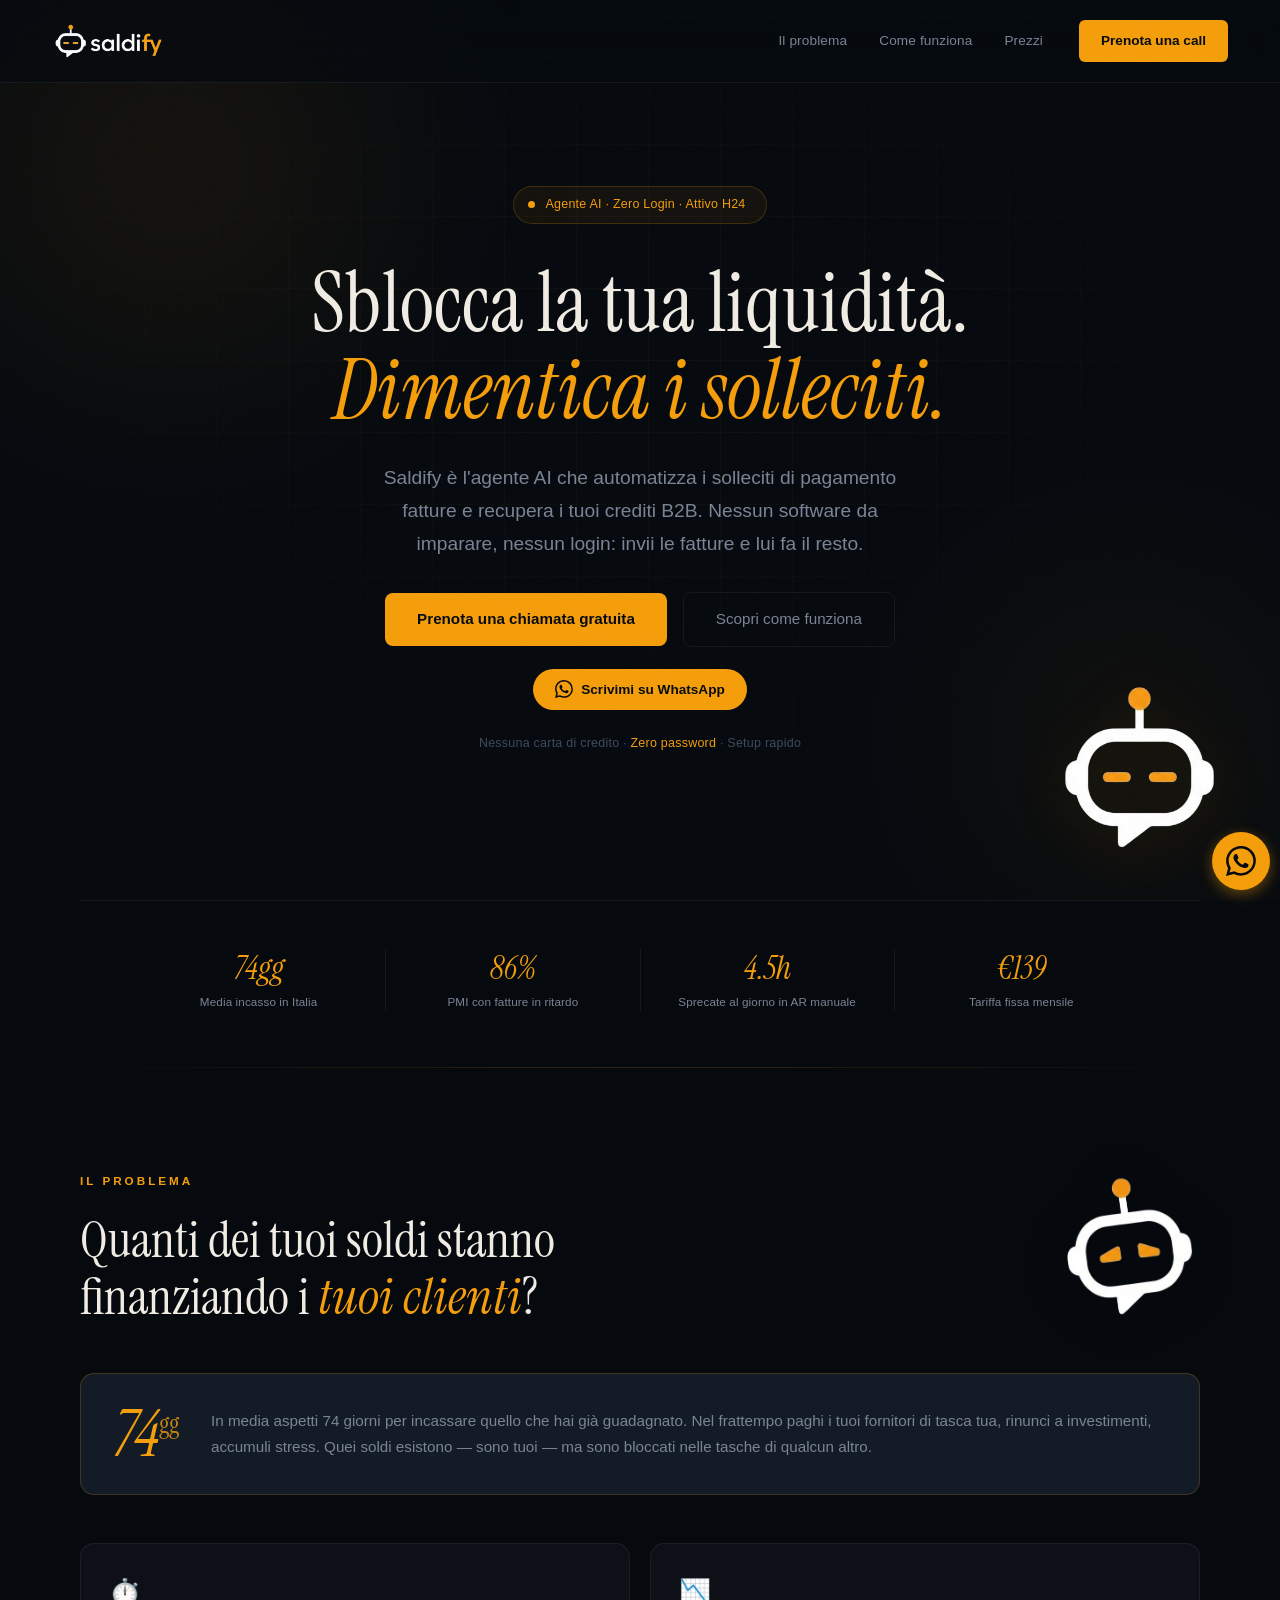
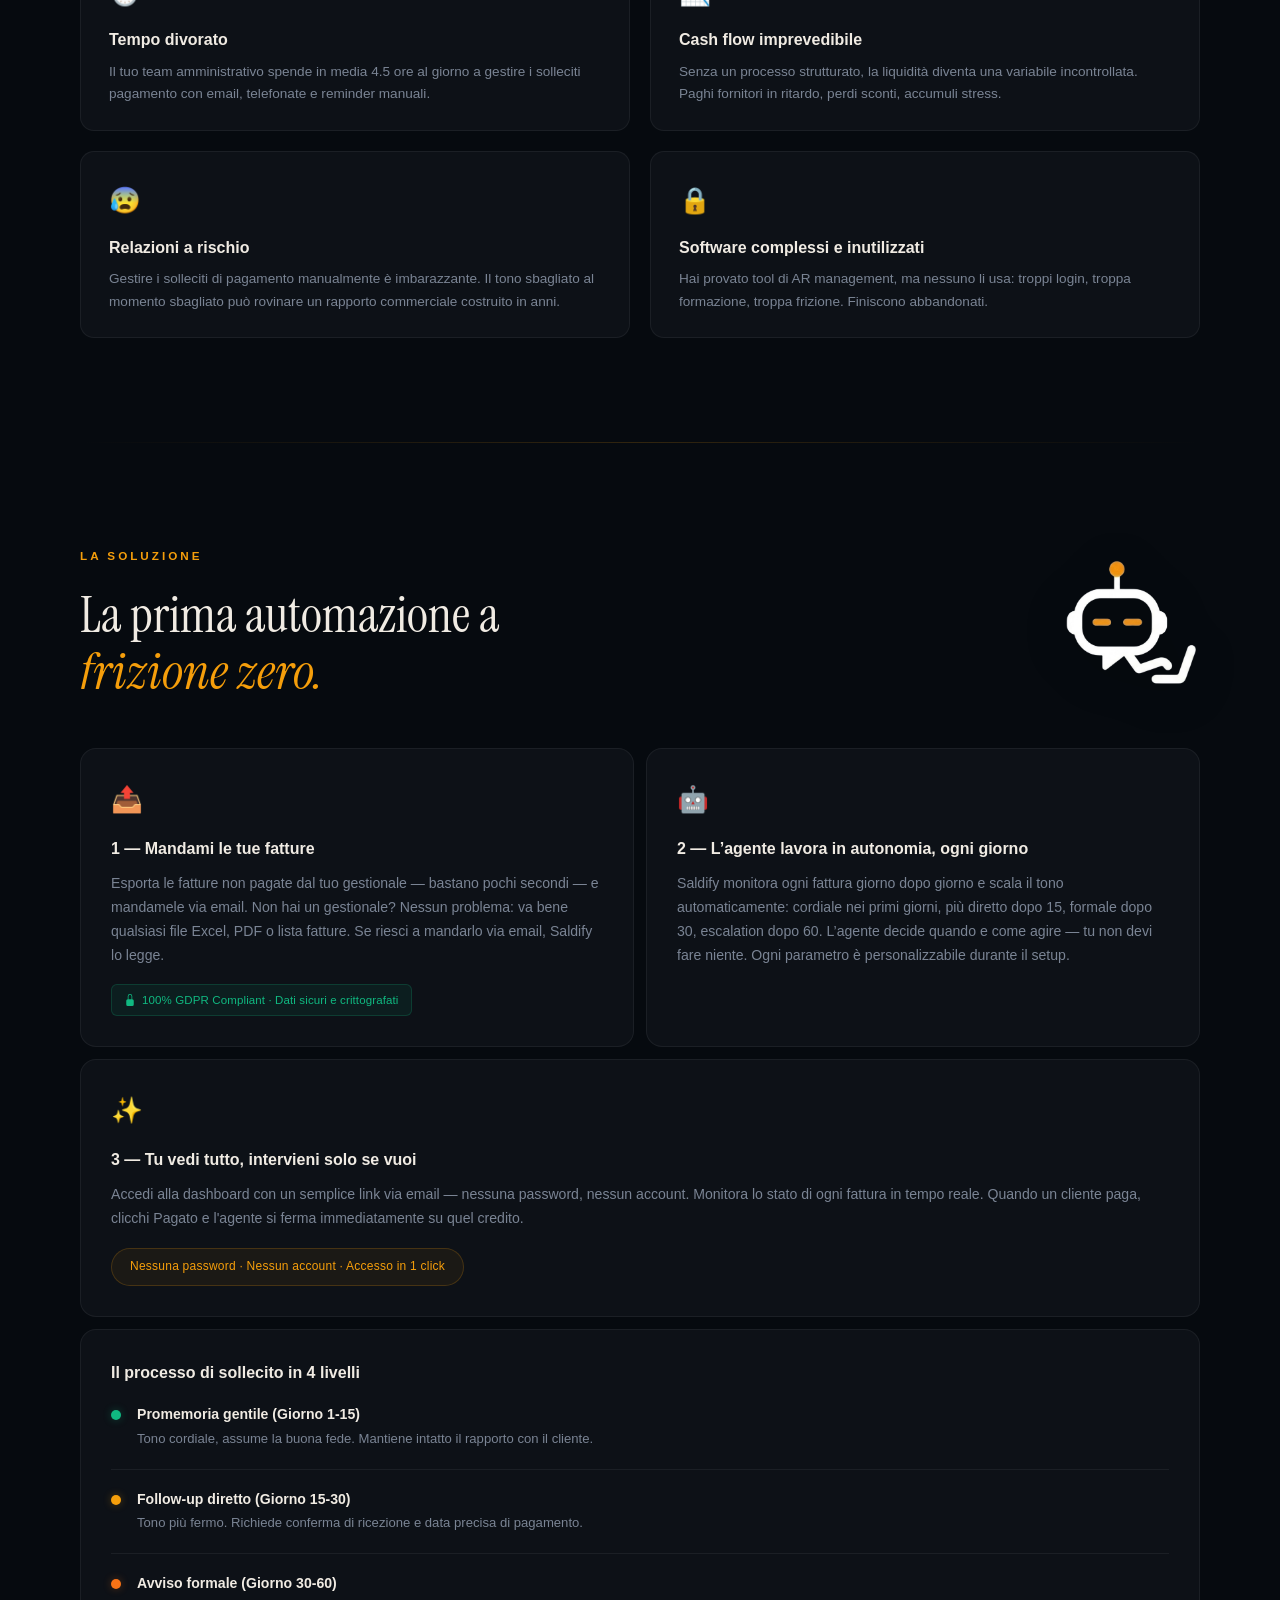
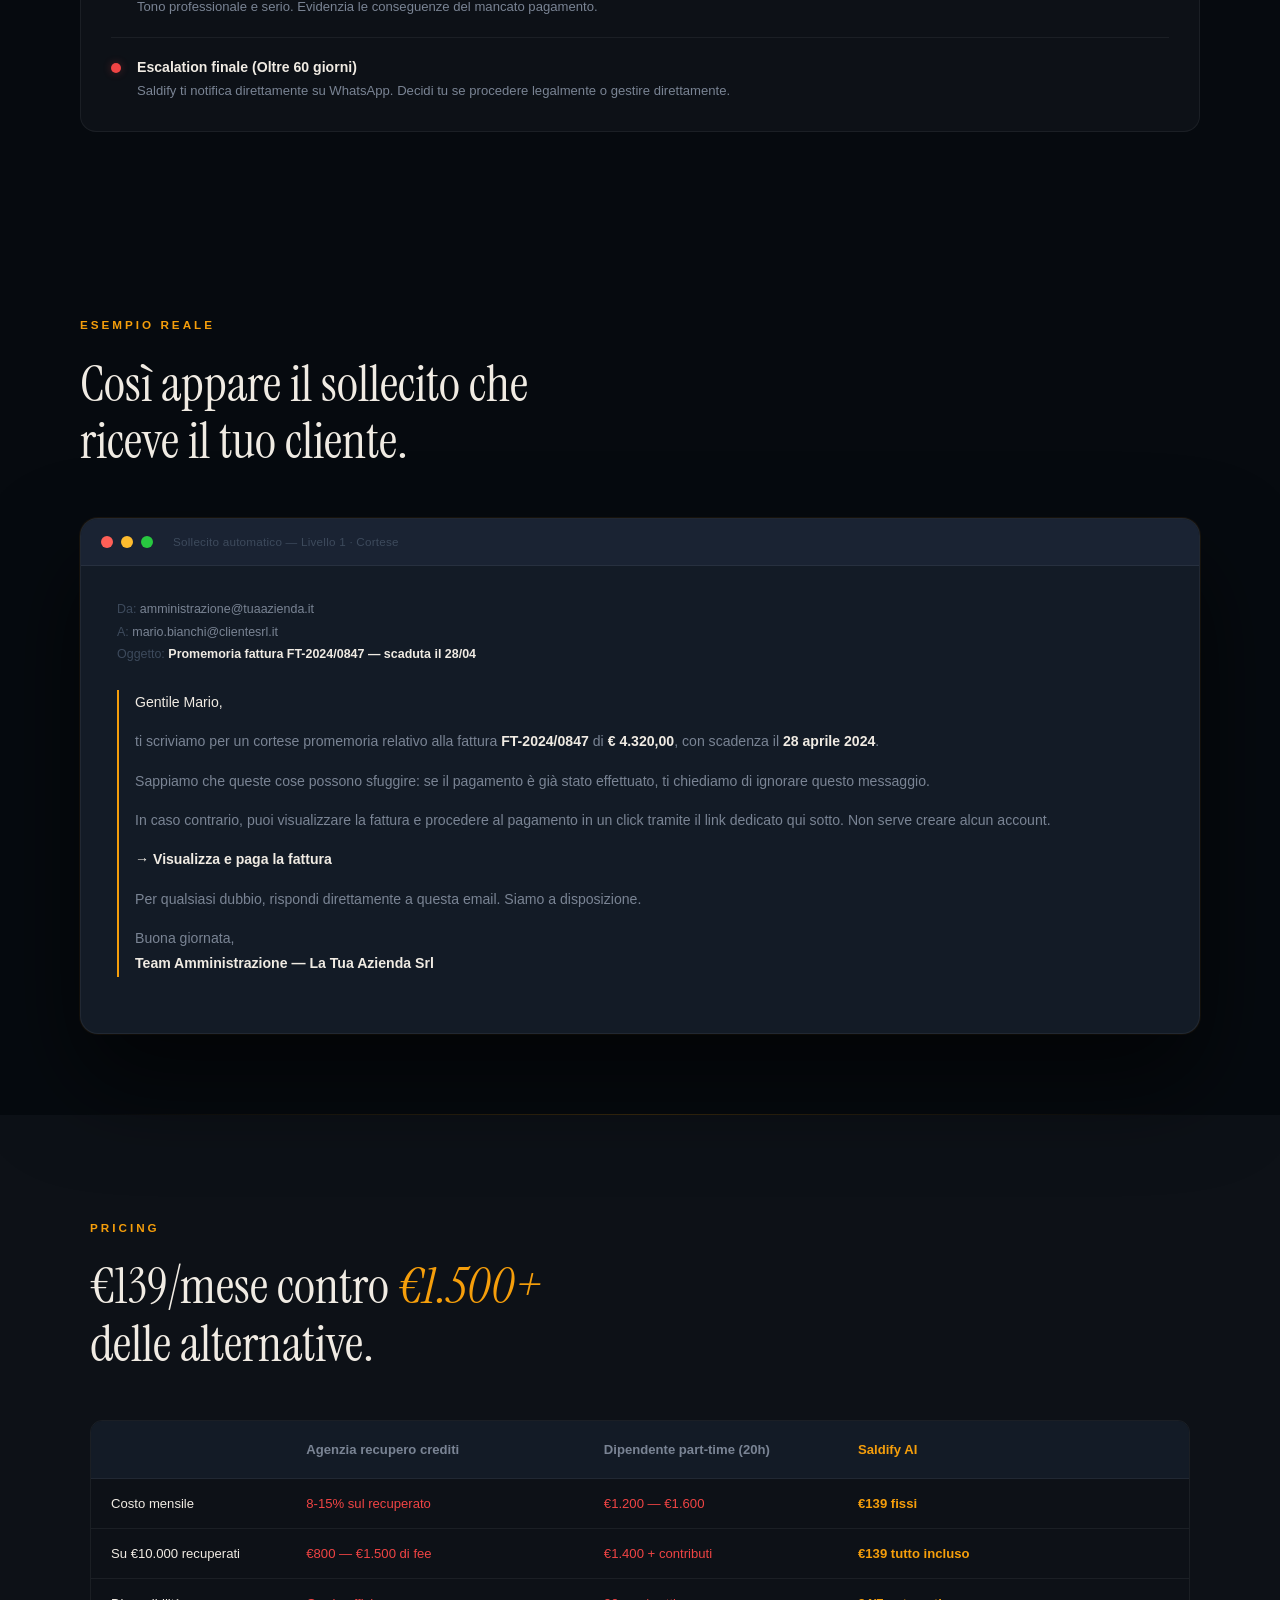
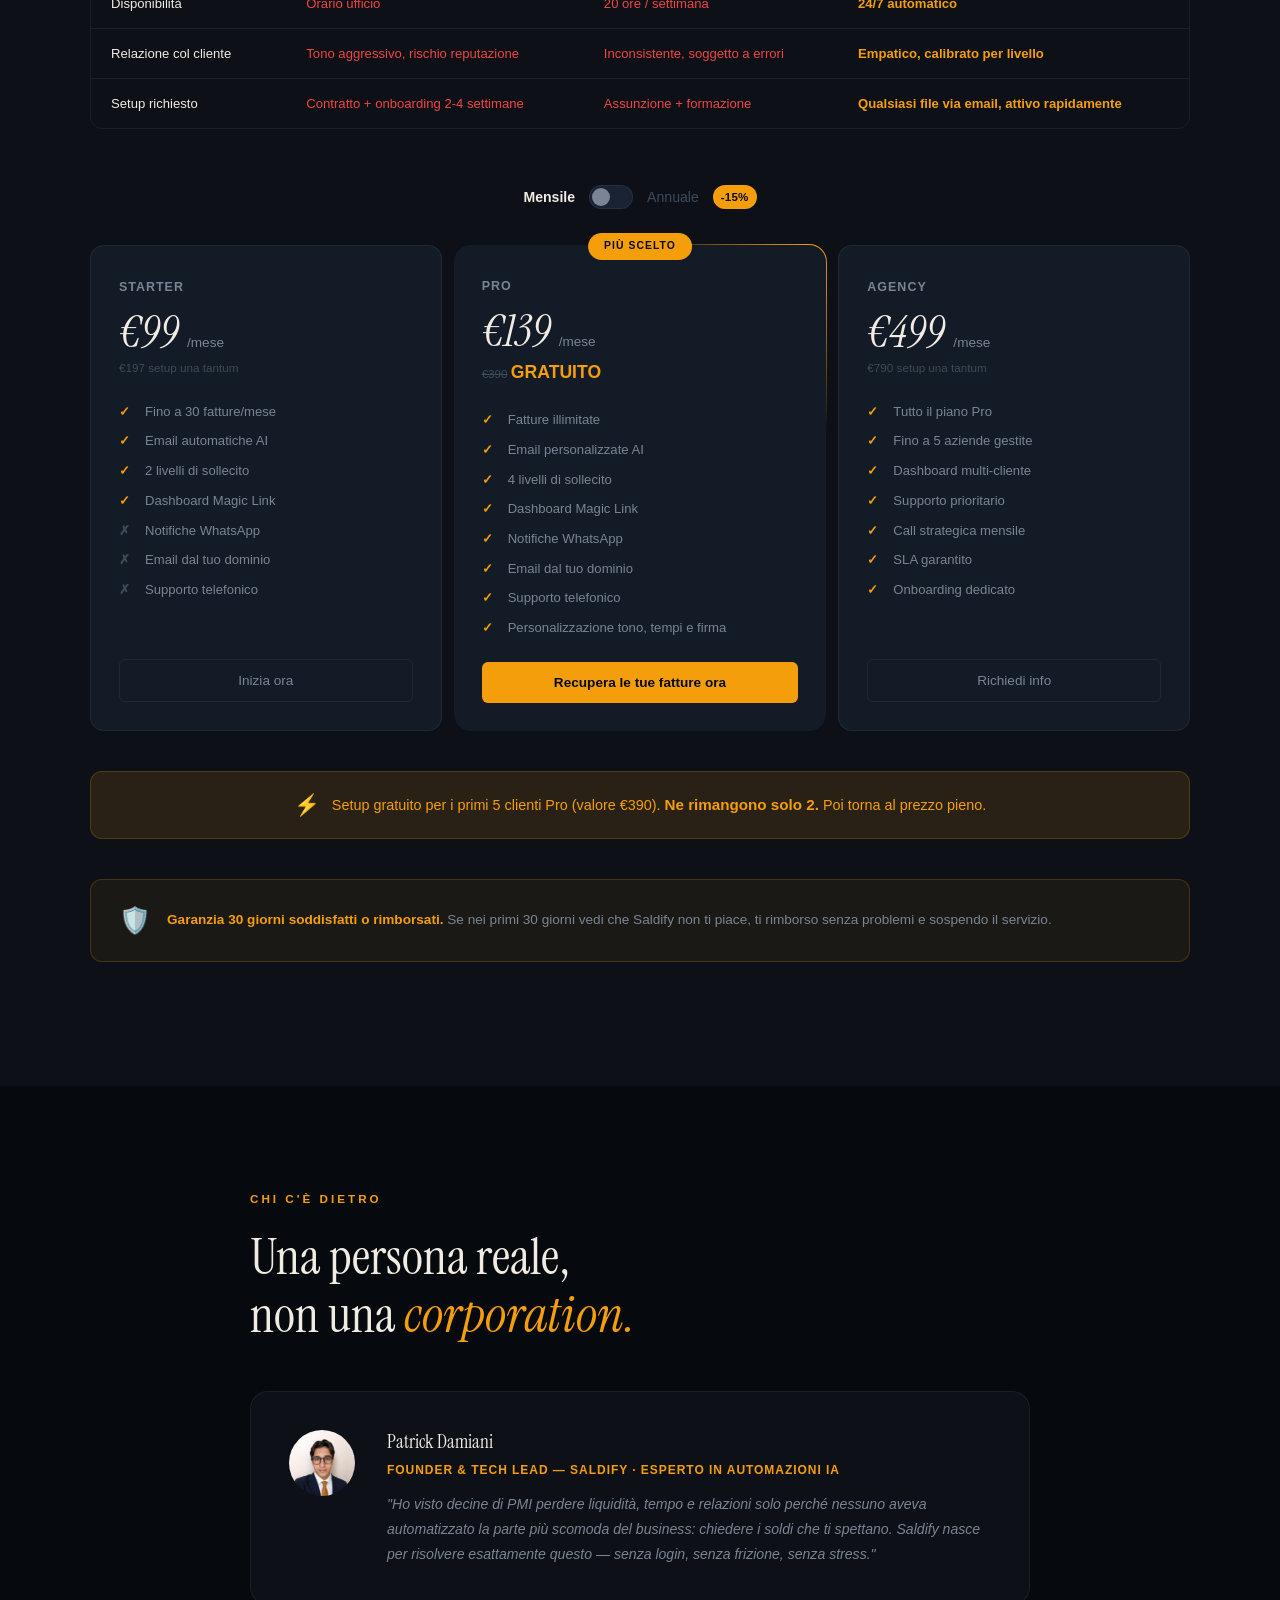
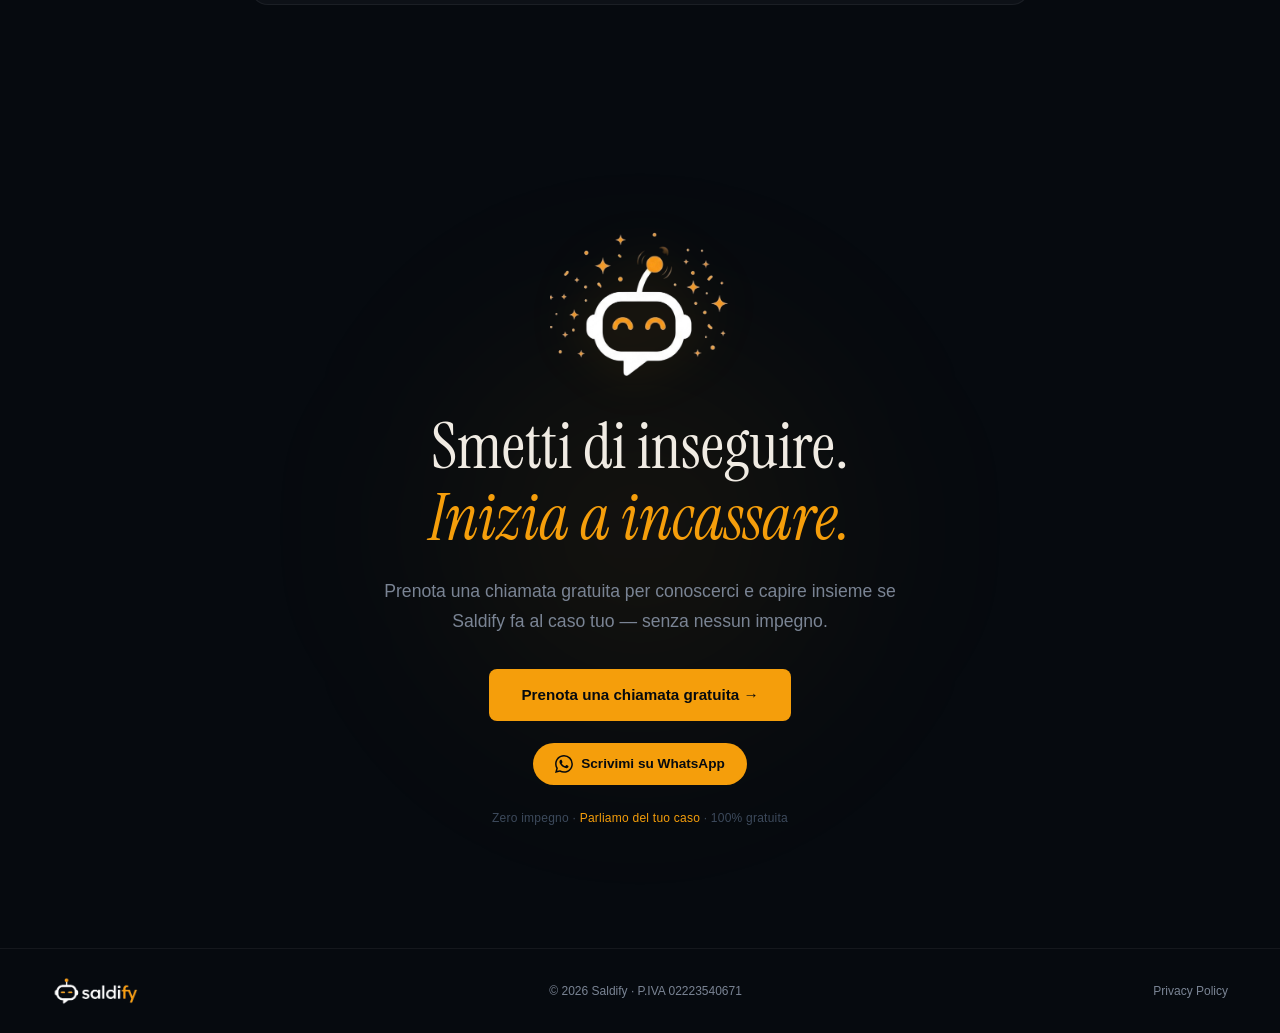
<file: index.html>
<!DOCTYPE html>
<html lang="it">
<head>
  <meta charset="UTF-8">
  <!-- Google Tag Manager -->
  <script>(function(w,d,s,l,i){w[l]=w[l]||[];w[l].push({'gtm.start': new Date().getTime(),event:'gtm.js'});var f=d.getElementsByTagName(s)[0], j=d.createElement(s),dl=l!='dataLayer'?'&l='+l:'';j.async=true;j.src= 'https://www.googletagmanager.com/gtm.js?id='+i+dl;f.parentNode.insertBefore(j,f); })(window,document,'script','dataLayer','GTM-MG8FZCW9');</script>
  <!-- End Google Tag Manager -->
  <meta name="viewport" content="width=device-width, initial-scale=1.0">
  <title>Saldify — Automatizza i Tuoi Incassi B2B</title>

  <!-- Favicon -->
  <link rel="icon" type="image/jpeg" href="/favicon.jpeg">

  <!-- SEO -->
  <meta name="description" content="Saldify è l'agente AI che recupera i tuoi crediti B2B in automatico. Mandi le fatture, lui manda i solleciti. Zero login, zero stress. Da €99/mese.">
  <meta name="robots" content="index, follow">
  <meta name="author" content="Saldify">
  <meta name="keywords" content="solleciti pagamento, solleciti di pagmento fatture, agente AI fatture scadute, automatizzare solleciti pagamento, solleciti di pagamento, sollecito pagamento fattura">

  <!-- Open Graph -->
  <meta property="og:title" content="Saldify — Sblocca la tua liquidità. Dimentica i solleciti.">
  <meta property="og:description" content="L'agente AI che recupera i tuoi crediti B2B in automatico. Zero login, zero stress. Setup rapido.">
  <meta property="og:image" content="https://saldify-tan.vercel.app/favicon.jpeg">
  <meta property="og:url" content="https://saldify-tan.vercel.app">
  <meta property="og:type" content="website">
  <meta property="og:locale" content="it_IT">

  <!-- Twitter Card -->
  <meta name="twitter:card" content="summary_large_image">
  <meta name="twitter:title" content="Saldify — Sblocca la tua liquidità.">
  <meta name="twitter:description" content="L'agente AI che recupera i tuoi crediti B2B in automatico.">
  <meta name="twitter:image" content="https://saldify-tan.vercel.app/favicon.jpeg">

  <!-- Google Fonts: Instrument Serif -->
  <link rel="preconnect" href="https://fonts.googleapis.com">
  <link rel="preconnect" href="https://fonts.gstatic.com" crossorigin>
  <link href="https://fonts.googleapis.com/css2?family=Instrument+Serif:ital@0;1&display=swap" rel="stylesheet">

  <!-- Fontshare: Cabinet Grotesk -->
  <link href="https://api.fontshare.com/v2/css?f[]=cabinet-grotesk@400,500,700,800&display=swap" rel="stylesheet">

  <link rel="stylesheet" href="style.css">
</head>
<body>
  <!-- Google Tag Manager (noscript) -->
  <noscript><iframe src="https://www.googletagmanager.com/ns.html?id=GTM-MG8FZCW9" height="0" width="0" style="display:none;visibility:hidden"></iframe></noscript>
  <!-- End Google Tag Manager (noscript) -->

  <!-- ======== NAVBAR ======== -->
  <nav class="navbar" id="navbar">
    <a href="#" class="nav-logo"><img src="logo.png" alt="Saldify" height="36" width="auto"></a>
    <div class="nav-right">
      <div class="nav-links">
        <a href="#problema">Il problema</a>
        <a href="#come-funziona">Come funziona</a>
        <a href="#prezzi">Prezzi</a>
      </div>
      <a href="/prenota" class="abtn">Prenota una call</a>
    </div>
  </nav>

  <!-- ======== HERO ======== -->
  <section class="hero" id="hero">
    <!-- Background effects -->
    <div class="hero-orb hero-orb--1"></div>
    <div class="hero-orb hero-orb--2"></div>
    <div class="hero-grid"></div>
    <div class="hero-particles" id="heroParticles"></div>

    <!-- Content -->
    <div class="hero-content">
      <div class="hero-badge">
        <span class="hero-badge-dot"></span>
        Agente AI · Zero Login · Attivo H24
      </div>

      <h1>Sblocca la tua liquidità.<br><span class="accent">Dimentica i solleciti.</span></h1>

      <p class="hero-sub">Saldify è l'agente AI che automatizza i solleciti di pagamento fatture e recupera i tuoi crediti B2B. Nessun software da imparare, nessun login: invii le fatture e lui fa il resto.</p>

      <div class="hero-cta">
        <a href="/prenota" class="abtn lg">Prenota una chiamata gratuita</a>
        <a href="#come-funziona" class="gbtn lg">Scopri come funziona</a>
      </div>

      <a href="https://wa.me/393780111216" target="_blank" class="wa-inline-btn">
        <svg xmlns="http://www.w3.org/2000/svg" width="18" height="18" fill="currentColor" viewBox="0 0 16 16"><path d="M13.601 2.326A7.85 7.85 0 0 0 7.994 0C3.627 0 .068 3.558.064 7.926c0 1.399.366 2.76 1.057 3.965L0 16l4.204-1.102a7.9 7.9 0 0 0 3.79.965h.004c4.368 0 7.926-3.558 7.93-7.93A7.9 7.9 0 0 0 13.6 2.326zM7.994 14.521a6.6 6.6 0 0 1-3.356-.92l-.24-.144-2.494.654.666-2.433-.156-.251a6.56 6.56 0 0 1-1.007-3.505c0-3.626 2.957-6.584 6.591-6.584a6.56 6.56 0 0 1 4.66 1.931 6.56 6.56 0 0 1 1.928 4.66c-.004 3.639-2.961 6.592-6.592 6.592m3.615-4.934c-.197-.099-1.17-.578-1.353-.646-.182-.065-.315-.099-.445.099-.133.197-.513.646-.627.775-.114.133-.232.148-.43.05-.197-.1-.836-.308-1.592-.985-.59-.525-.985-1.175-1.103-1.372-.114-.198-.011-.304.088-.403.087-.088.197-.232.296-.346.1-.114.133-.198.198-.33.065-.134.034-.248-.015-.347-.05-.099-.445-1.076-.612-1.47-.16-.389-.323-.335-.445-.34-.114-.005-.247-.007-.38-.007a.73.73 0 0 0-.529.247c-.182.198-.691.677-.691 1.654s.71 1.916.81 2.049c.1.133 1.398 2.132 3.383 2.992.47.205.84.326 1.129.418.475.152.904.129 1.246.08.38-.058 1.171-.48 1.338-.943.164-.464.164-.86.114-.943-.049-.084-.182-.133-.38-.232z"/></svg>
        Scrivimi su WhatsApp
      </a>

      <p class="hero-micro">Nessuna carta di credito · <span class="amber">Zero password</span> · Setup rapido</p>
    </div>
    <img src="robot-idle.png" alt="Saldify Robot" class="hero-robot">
  </section>

  <!-- ======== PROOF BAR ======== -->
  <div class="proof-bar">
    <div class="proof-stat">
      <span class="num">74gg</span>
      <span class="label">Media incasso in Italia</span>
    </div>
    <div class="proof-stat">
      <span class="num">86%</span>
      <span class="label">PMI con fatture in ritardo</span>
    </div>
    <div class="proof-stat">
      <span class="num">4.5h</span>
      <span class="label">Sprecate al giorno in AR manuale</span>
    </div>
    <div class="proof-stat">
      <span class="num">€139</span>
      <span class="label">Tariffa fissa mensile</span>
    </div>
  </div>

  <hr class="line-accent">

  <!-- ======== PROBLEMA ======== -->
  <section class="section" id="problema">
    <div class="section-inner">
      <div class="section-header">
        <div>
          <p class="section-tag rv">Il problema</p>
          <h2 class="section-h2 rv">Quanti dei tuoi soldi stanno<br>finanziando i <span class="accent">tuoi clienti</span>?</h2>
        </div>
        <img src="robot-worried.png" alt="Robot preoccupato" class="section-robot" id="robotWorried">
      </div>

      <div class="callout rv">
        <span class="callout-num">74<sup>gg</sup></span>
        <p class="callout-text">In media aspetti 74 giorni per incassare quello che hai già guadagnato. Nel frattempo paghi i tuoi fornitori di tasca tua, rinunci a investimenti, accumuli stress. Quei soldi esistono — sono tuoi — ma sono bloccati nelle tasche di qualcun altro.</p>
      </div>

      <div class="problem-grid">
        <div class="problem-card rv">
          <div class="emoji">⏱️</div>
          <p class="card-title">Tempo divorato</p>
          <p class="card-text">Il tuo team amministrativo spende in media 4.5 ore al giorno a gestire i solleciti pagamento con email, telefonate e reminder manuali.</p>
        </div>
        <div class="problem-card rv">
          <div class="emoji">📉</div>
          <p class="card-title">Cash flow imprevedibile</p>
          <p class="card-text">Senza un processo strutturato, la liquidità diventa una variabile incontrollata. Paghi fornitori in ritardo, perdi sconti, accumuli stress.</p>
        </div>
        <div class="problem-card rv">
          <div class="emoji">😰</div>
          <p class="card-title">Relazioni a rischio</p>
          <p class="card-text">Gestire i solleciti di pagamento manualmente è imbarazzante. Il tono sbagliato al momento sbagliato può rovinare un rapporto commerciale costruito in anni.</p>
        </div>
        <div class="problem-card rv">
          <div class="emoji">🔒</div>
          <p class="card-title">Software complessi e inutilizzati</p>
          <p class="card-text">Hai provato tool di AR management, ma nessuno li usa: troppi login, troppa formazione, troppa frizione. Finiscono abbandonati.</p>
        </div>
      </div>
    </div>
  </section>

  <hr class="line-accent">

  <!-- ======== COME FUNZIONA ======== -->
  <section class="section" id="come-funziona">
    <div class="section-inner">
      <div class="section-header">
        <div>
          <p class="section-tag rv">La soluzione</p>
          <h2 class="section-h2 rv">La prima automazione a<br><span class="accent">frizione zero.</span></h2>
        </div>
        <img src="robot-working.png" alt="Robot al lavoro" class="section-robot" id="robotWorking">
      </div>

      <div class="bento-grid">
        <!-- Step 1 -->
        <div class="bento-card rv">
          <div class="emoji">📤</div>
          <p class="card-title">1 — Mandami le tue fatture</p>
          <p class="card-text">Esporta le fatture non pagate dal tuo gestionale — bastano pochi secondi — e mandamele via email. Non hai un gestionale? Nessun problema: va bene qualsiasi file Excel, PDF o lista fatture. Se riesci a mandarlo via email, Saldify lo legge.</p>
          <div class="privacy-badge">
            <svg xmlns="http://www.w3.org/2000/svg" width="12" height="12" fill="currentColor" viewBox="0 0 16 16"><path d="M8 1a2 2 0 0 1 2 2v4H6V3a2 2 0 0 1 2-2zm3 6V3a3 3 0 0 0-6 0v4a2 2 0 0 0-2 2v5a2 2 0 0 0 2 2h6a2 2 0 0 0 2-2V9a2 2 0 0 0-2-2z"/></svg>
            100% GDPR Compliant · Dati sicuri e crittografati
          </div>
        </div>

        <!-- Step 2 -->
        <div class="bento-card rv">
          <div class="emoji">🤖</div>
          <p class="card-title">2 — L’agente lavora in autonomia, ogni giorno</p>
          <p class="card-text">Saldify monitora ogni fattura giorno dopo giorno e scala il tono automaticamente: cordiale nei primi giorni, più diretto dopo 15, formale dopo 30, escalation dopo 60. L’agente decide quando e come agire — tu non devi fare niente. Ogni parametro è personalizzabile durante il setup.</p>
        </div>

        <!-- Step 3 — Wide -->
        <div class="bento-card wide rv">
          <div class="emoji">✨</div>
          <p class="card-title">3 — Tu vedi tutto, intervieni solo se vuoi</p>
          <p class="card-text">Accedi alla dashboard con un semplice link via email — nessuna password, nessun account. Monitora lo stato di ogni fattura in tempo reale. Quando un cliente paga, clicchi Pagato e l'agente si ferma immediatamente su quel credito.</p>
          <div class="zero-login-badge">Nessuna password · Nessun account · Accesso in 1 click</div>
        </div>

        <!-- Dunning levels — Vertical list -->
        <div class="bento-card wide rv">
          <p class="card-title">Il processo di sollecito in 4 livelli</p>
          <div class="dunning-list">
            <div class="dunning-row">
              <span class="dunning-dot green"></span>
              <div class="dunning-row-content">
                <p class="step-title">Promemoria gentile (Giorno 1-15)</p>
                <p class="step-text">Tono cordiale, assume la buona fede. Mantiene intatto il rapporto con il cliente.</p>
              </div>
            </div>
            <div class="dunning-row">
              <span class="dunning-dot yellow"></span>
              <div class="dunning-row-content">
                <p class="step-title">Follow-up diretto (Giorno 15-30)</p>
                <p class="step-text">Tono più fermo. Richiede conferma di ricezione e data precisa di pagamento.</p>
              </div>
            </div>
            <div class="dunning-row">
              <span class="dunning-dot orange"></span>
              <div class="dunning-row-content">
                <p class="step-title">Avviso formale (Giorno 30-60)</p>
                <p class="step-text">Tono professionale e serio. Evidenzia le conseguenze del mancato pagamento.</p>
              </div>
            </div>
            <div class="dunning-row">
              <span class="dunning-dot red"></span>
              <div class="dunning-row-content">
                <p class="step-title">Escalation finale (Oltre 60 giorni)</p>
                <p class="step-text">Saldify ti notifica direttamente su WhatsApp. Decidi tu se procedere legalmente o gestire direttamente.</p>
              </div>
            </div>
          </div>
        </div>
      </div>
    </div>
  </section>

  <!-- ======== EMAIL MOCKUP ======== -->
  <section class="mockup-section" id="mockup">
    <div class="mockup-inner">
      <p class="section-tag rv">Esempio reale</p>
      <h2 class="section-h2 rv">Così appare il sollecito che<br>riceve il tuo cliente.</h2>

      <div class="email-box rv">
        <!-- Chrome bar -->
        <div class="email-chrome">
          <span class="chrome-dot red"></span>
          <span class="chrome-dot yellow"></span>
          <span class="chrome-dot green"></span>
          <span class="chrome-label">Sollecito automatico — Livello 1 · Cortese</span>
        </div>

        <!-- Email body -->
        <div class="email-body">
          <div class="email-meta">
            <p><span>Da:</span> amministrazione@tuaazienda.it</p>
            <p><span>A:</span> mario.bianchi@clientesrl.it</p>
            <p><span>Oggetto:</span> <span class="subject">Promemoria fattura FT-2024/0847 — scaduta il 28/04</span></p>
          </div>

          <div class="email-content">
            <p class="greeting">Gentile Mario,</p>
            <p>ti scriviamo per un cortese promemoria relativo alla fattura <strong>FT-2024/0847</strong> di <strong>€ 4.320,00</strong>, con scadenza il <strong>28 aprile 2024</strong>.</p>
            <p>Sappiamo che queste cose possono sfuggire: se il pagamento è già stato effettuato, ti chiediamo di ignorare questo messaggio.</p>
            <p>In caso contrario, puoi visualizzare la fattura e procedere al pagamento in un click tramite il link dedicato qui sotto. Non serve creare alcun account.</p>
            <p><strong>→ Visualizza e paga la fattura</strong></p>
            <p>Per qualsiasi dubbio, rispondi direttamente a questa email. Siamo a disposizione.</p>
            <p>Buona giornata,<br><strong>Team Amministrazione — La Tua Azienda Srl</strong></p>
          </div>


        </div>
      </div>
    </div>
  </section>

  <hr class="line-accent">

  <!-- ======== PREZZI ======== -->
  <section class="pricing-section" id="prezzi">
    <div class="pricing-inner">
      <p class="section-tag rv">Pricing</p>
      <h2 class="section-h2 rv">€139/mese contro <span class="accent">€1.500+</span><br>delle alternative.</h2>

      <!-- Comparison table -->
      <table class="compare-table rv">
        <thead>
          <tr>
            <th></th>
            <th>Agenzia recupero crediti</th>
            <th>Dipendente part-time (20h)</th>
            <th class="amber-col">Saldify AI</th>
          </tr>
        </thead>
        <tbody>
          <tr>
            <td>Costo mensile</td>
            <td class="neg">8-15% sul recuperato</td>
            <td class="neg">€1.200 — €1.600</td>
            <td class="pos">€139 fissi</td>
          </tr>
          <tr>
            <td>Su €10.000 recuperati</td>
            <td class="neg">€800 — €1.500 di fee</td>
            <td class="neg">€1.400 + contributi</td>
            <td class="pos">€139 tutto incluso</td>
          </tr>
          <tr>
            <td>Disponibilità</td>
            <td class="neg">Orario ufficio</td>
            <td class="neg">20 ore / settimana</td>
            <td class="pos">24/7 automatico</td>
          </tr>
          <tr>
            <td>Relazione col cliente</td>
            <td class="neg">Tono aggressivo, rischio reputazione</td>
            <td class="neg">Inconsistente, soggetto a errori</td>
            <td class="pos">Empatico, calibrato per livello</td>
          </tr>
          <tr>
            <td>Setup richiesto</td>
            <td class="neg">Contratto + onboarding 2-4 settimane</td>
            <td class="neg">Assunzione + formazione</td>
            <td class="pos">Qualsiasi file via email, attivo rapidamente</td>
          </tr>
        </tbody>
      </table>

      <!-- Billing toggle -->
      <div class="billing-toggle rv">
        <span class="billing-label" id="labelMonthly">Mensile</span>
        <label class="toggle-switch">
          <input type="checkbox" id="billingToggle">
          <span class="toggle-slider"></span>
        </label>
        <span class="billing-label" id="labelAnnual">Annuale</span>
        <span class="billing-save">-15%</span>
      </div>

      <!-- Pricing cards -->
      <div class="pricing-grid">
        <!-- Starter -->
        <div class="price-card rv">
          <p class="plan-name">Starter</p>
          <p class="plan-price"><span class="price-value" data-monthly="99" data-annual="84">€99</span> <span>/mese</span></p>
          <p class="plan-setup">€197 setup una tantum</p>
          <ul class="price-features">
            <li><span class="check">✓</span> Fino a 30 fatture/mese</li>
            <li><span class="check">✓</span> Email automatiche AI</li>
            <li><span class="check">✓</span> 2 livelli di sollecito</li>
            <li><span class="check">✓</span> Dashboard Magic Link</li>
            <li><span class="cross">✗</span> Notifiche WhatsApp</li>
            <li><span class="cross">✗</span> Email dal tuo dominio</li>
            <li><span class="cross">✗</span> Supporto telefonico</li>
          </ul>
          <div class="plan-cta">
            <a href="#demo" class="gbtn" style="width:100%;justify-content:center;">Inizia ora</a>
          </div>
        </div>

        <!-- Pro — Featured -->
        <div class="price-card feat rv">
          <div class="card-glow"></div>
          <span class="price-badge">Più scelto</span>
          <div class="card-inner">
            <p class="plan-name">Pro</p>
            <p class="plan-price"><span class="price-value" data-monthly="139" data-annual="118">€139</span> <span>/mese</span></p>
            <p class="plan-setup"><s>€390</s> <strong style="color:var(--amber);font-size:1.1rem;">GRATUITO</strong></p>
            <ul class="price-features">
              <li><span class="check">✓</span> Fatture illimitate</li>
              <li><span class="check">✓</span> Email personalizzate AI</li>
              <li><span class="check">✓</span> 4 livelli di sollecito</li>
              <li><span class="check">✓</span> Dashboard Magic Link</li>
              <li><span class="check">✓</span> Notifiche WhatsApp</li>
              <li><span class="check">✓</span> Email dal tuo dominio</li>
              <li><span class="check">✓</span> Supporto telefonico</li>
              <li><span class="check">✓</span> Personalizzazione tono, tempi e firma</li>
            </ul>
            <div class="plan-cta">
              <a href="/prenota" class="abtn" style="width:100%;justify-content:center;">Recupera le tue fatture ora</a>
            </div>
          </div>
        </div>

        <!-- Agency -->
        <div class="price-card rv">
          <p class="plan-name">Agency</p>
          <p class="plan-price"><span class="price-value" data-monthly="499" data-annual="424">€499</span> <span>/mese</span></p>
          <p class="plan-setup">€790 setup una tantum</p>
          <ul class="price-features">
            <li><span class="check">✓</span> Tutto il piano Pro</li>
            <li><span class="check">✓</span> Fino a 5 aziende gestite</li>
            <li><span class="check">✓</span> Dashboard multi-cliente</li>
            <li><span class="check">✓</span> Supporto prioritario</li>
            <li><span class="check">✓</span> Call strategica mensile</li>
            <li><span class="check">✓</span> SLA garantito</li>
            <li><span class="check">✓</span> Onboarding dedicato</li>
          </ul>
          <div class="plan-cta">
            <a href="#demo" class="gbtn" style="width:100%;justify-content:center;">Richiedi info</a>
          </div>
        </div>
      </div>

      <div class="pricing-urgency rv">
        <span class="urgency-icon">⚡</span>
        <p>Setup gratuito per i primi 5 clienti Pro (valore €390). <strong>Ne rimangono solo 2.</strong> Poi torna al prezzo pieno.</p>
      </div>

      <!-- Guarantee -->
      <div class="guarantee-box rv">
        <span class="guarantee-icon">🛡️</span>
        <p class="guarantee-text"><strong>Garanzia 30 giorni soddisfatti o rimborsati.</strong> Se nei primi 30 giorni vedi che Saldify non ti piace, ti rimborso senza problemi e sospendo il servizio.</p>
      </div>
    </div>
  </section>

  <!-- ======== FOUNDER ======== -->
  <section class="founder-section" id="chi-siamo">
    <div class="founder-inner">
      <p class="section-tag rv">Chi c'è dietro</p>
      <h2 class="section-h2 rv">Una persona reale,<br>non una <span class="accent">corporation.</span></h2>

      <div class="founder-card rv">
        <img src="foto.patrick.jpeg" alt="Patrick Damiani" class="founder-avatar photo" id="founderPhoto">
        <div class="founder-info">
          <p class="founder-name">Patrick Damiani</p>
          <p class="founder-role">Founder & Tech Lead — Saldify · Esperto in Automazioni IA</p>
          <p class="founder-quote">"Ho visto decine di PMI perdere liquidità, tempo e relazioni solo perché nessuno aveva automatizzato la parte più scomoda del business: chiedere i soldi che ti spettano. Saldify nasce per risolvere esattamente questo — senza login, senza frizione, senza stress."</p>
        </div>
      </div>
    </div>
  </section>

  <!-- ======== CTA FINALE ======== -->
  <section class="cta-section" id="demo">
    <div class="cta-orb"></div>
    <div class="cta-content">
      <img src="robot-happy.png" alt="Robot felice" class="cta-robot">
      <h2 class="rv">Smetti di inseguire.<br><span class="accent">Inizia a incassare.</span></h2>
      <p class="cta-sub rv">Prenota una chiamata gratuita per conoscerci e capire insieme se Saldify fa al caso tuo — senza nessun impegno.</p>
      <div class="cta-btn-wrap rv">
        <a href="/prenota" class="abtn lg">Prenota una chiamata gratuita →</a>
      </div>
      <a href="https://wa.me/393780111216" target="_blank" class="wa-inline-btn">
        <svg xmlns="http://www.w3.org/2000/svg" width="18" height="18" fill="currentColor" viewBox="0 0 16 16"><path d="M13.601 2.326A7.85 7.85 0 0 0 7.994 0C3.627 0 .068 3.558.064 7.926c0 1.399.366 2.76 1.057 3.965L0 16l4.204-1.102a7.9 7.9 0 0 0 3.79.965h.004c4.368 0 7.926-3.558 7.93-7.93A7.9 7.9 0 0 0 13.6 2.326zM7.994 14.521a6.6 6.6 0 0 1-3.356-.92l-.24-.144-2.494.654.666-2.433-.156-.251a6.56 6.56 0 0 1-1.007-3.505c0-3.626 2.957-6.584 6.591-6.584a6.56 6.56 0 0 1 4.66 1.931 6.56 6.56 0 0 1 1.928 4.66c-.004 3.639-2.961 6.592-6.592 6.592m3.615-4.934c-.197-.099-1.17-.578-1.353-.646-.182-.065-.315-.099-.445.099-.133.197-.513.646-.627.775-.114.133-.232.148-.43.05-.197-.1-.836-.308-1.592-.985-.59-.525-.985-1.175-1.103-1.372-.114-.198-.011-.304.088-.403.087-.088.197-.232.296-.346.1-.114.133-.198.198-.33.065-.134.034-.248-.015-.347-.05-.099-.445-1.076-.612-1.47-.16-.389-.323-.335-.445-.34-.114-.005-.247-.007-.38-.007a.73.73 0 0 0-.529.247c-.182.198-.691.677-.691 1.654s.71 1.916.81 2.049c.1.133 1.398 2.132 3.383 2.992.47.205.84.326 1.129.418.475.152.904.129 1.246.08.38-.058 1.171-.48 1.338-.943.164-.464.164-.86.114-.943-.049-.084-.182-.133-.38-.232z"/></svg>
        Scrivimi su WhatsApp
      </a>
      <p class="cta-micro rv">Zero impegno · <span class="amber">Parliamo del tuo caso</span> · 100% gratuita</p>
    </div>
  </section>

  <!-- ======== FOOTER ======== -->
  <footer class="footer">
    <a href="#" class="footer-logo"><img src="logo.png" alt="Saldify" height="28" width="auto"></a>
    <span class="footer-copy">© 2026 Saldify · P.IVA 02223540671</span>
    <div class="footer-links">
      <a href="https://www.iubenda.com/privacy-policy/79441530" class="iubenda-white no-brand iubenda-noiframe iubenda-embed" title="Privacy Policy">Privacy Policy</a>
    </div>
  </footer>

  <!-- Iubenda Privacy Policy Script -->
  <script type="text/javascript">(function (w,d) {var loader = function () {var s = d.createElement("script"), tag = d.getElementsByTagName("script")[0]; s.src="https://cdn.iubenda.com/iubenda.js"; tag.parentNode.insertBefore(s,tag);}; if(w.addEventListener){w.addEventListener("load", loader, false);}else if(w.attachEvent){w.attachEvent("onload", loader);}else{w.onload = loader;}})(window, document);</script>

  <!-- ======== SCRIPTS ======== -->
  <script>
    // Particle generator
    (function() {
      const container = document.getElementById('heroParticles');
      const count = 28;
      for (let i = 0; i < count; i++) {
        const dot = document.createElement('div');
        dot.classList.add('hero-particle');
        dot.style.left = Math.random() * 100 + '%';
        dot.style.top = Math.random() * 100 + '%';
        dot.style.setProperty('--dur', (3 + Math.random() * 5).toFixed(1) + 's');
        dot.style.setProperty('--delay', (Math.random() * 6).toFixed(1) + 's');
        const size = 2 + Math.random() * 2;
        dot.style.width = size + 'px';
        dot.style.height = size + 'px';
        container.appendChild(dot);
      }
    })();

    // Scroll reveal for .rv elements
    (function() {
      var observer = new IntersectionObserver(function(entries) {
        entries.forEach(function(entry) {
          if (entry.isIntersecting) {
            entry.target.classList.add('in');
          }
        });
      }, { threshold: 0.08 });

      document.querySelectorAll('.rv').forEach(function(el) {
        observer.observe(el);
      });
    })();

    // Robot slide-in observer
    (function() {
      var robotObserver = new IntersectionObserver(function(entries) {
        entries.forEach(function(entry) {
          if (entry.isIntersecting) {
            var robot = entry.target.querySelector('.section-robot');
            if (robot) robot.classList.add('in');
          }
        });
      }, { threshold: 0.15 });

      document.querySelectorAll('.section-header').forEach(function(el) {
        robotObserver.observe(el);
      });
    })();

    // Smooth scroll for internal anchor links
    document.querySelectorAll('a[href^="#"]').forEach(function(link) {
      link.addEventListener('click', function(e) {
        var href = this.getAttribute('href');
        if (href === '#') return;
        var target = document.querySelector(href);
        if (target) {
          e.preventDefault();
          target.scrollIntoView({ behavior: 'smooth', block: 'start' });
        }
      });
    });

    // Billing toggle — monthly/annual
    (function() {
      var toggle = document.getElementById('billingToggle');
      var labelM = document.getElementById('labelMonthly');
      var labelA = document.getElementById('labelAnnual');
      if (!toggle) return;

      toggle.addEventListener('change', function() {
        var isAnnual = toggle.checked;
        labelM.classList.toggle('active', !isAnnual);
        labelA.classList.toggle('active', isAnnual);

        document.querySelectorAll('.price-value').forEach(function(el) {
          var price = isAnnual ? el.dataset.annual : el.dataset.monthly;
          el.textContent = '€' + price;
        });
      });

      // Init state
      labelM.classList.add('active');
    })();
  </script>

  <a href="https://wa.me/393780111216" target="_blank" class="wa-fab" aria-label="Scrivimi su WhatsApp">
    <svg xmlns="http://www.w3.org/2000/svg" width="30" height="30" fill="currentColor" viewBox="0 0 16 16">
      <path d="M13.601 2.326A7.85 7.85 0 0 0 7.994 0C3.627 0 .068 3.558.064 7.926c0 1.399.366 2.76 1.057 3.965L0 16l4.204-1.102a7.9 7.9 0 0 0 3.79.965h.004c4.368 0 7.926-3.558 7.93-7.93A7.9 7.9 0 0 0 13.6 2.326zM7.994 14.521a6.6 6.6 0 0 1-3.356-.92l-.24-.144-2.494.654.666-2.433-.156-.251a6.56 6.56 0 0 1-1.007-3.505c0-3.626 2.957-6.584 6.591-6.584a6.56 6.56 0 0 1 4.66 1.931 6.56 6.56 0 0 1 1.928 4.66c-.004 3.639-2.961 6.592-6.592 6.592m3.615-4.934c-.197-.099-1.17-.578-1.353-.646-.182-.065-.315-.099-.445.099-.133.197-.513.646-.627.775-.114.133-.232.148-.43.05-.197-.1-.836-.308-1.592-.985-.59-.525-.985-1.175-1.103-1.372-.114-.198-.011-.304.088-.403.087-.088.197-.232.296-.346.1-.114.133-.198.198-.33.065-.134.034-.248-.015-.347-.05-.099-.445-1.076-.612-1.47-.16-.389-.323-.335-.445-.34-.114-.005-.247-.007-.38-.007a.73.73 0 0 0-.529.247c-.182.198-.691.677-.691 1.654s.71 1.916.81 2.049c.1.133 1.398 2.132 3.383 2.992.47.205.84.326 1.129.418.475.152.904.129 1.246.08.38-.058 1.171-.48 1.338-.943.164-.464.164-.86.114-.943-.049-.084-.182-.133-.38-.232z"/>
    </svg>
    <span class="wa-fab-text">Scrivimi</span>
  </a>

  <!-- Lightbox Modal -->
  <div class="photo-lightbox" id="photoLightbox">
    <div class="lightbox-close" id="lightboxClose">×</div>
    <img src="foto.patrick.jpeg" alt="Patrick Damiani" class="lightbox-img">
  </div>

  <script>
    document.addEventListener('DOMContentLoaded', function() {
      var photo = document.getElementById('founderPhoto');
      var lightbox = document.getElementById('photoLightbox');
      var closeBtn = document.getElementById('lightboxClose');

      if (photo && lightbox && closeBtn) {
        photo.addEventListener('click', function() {
          lightbox.classList.add('active');
        });

        closeBtn.addEventListener('click', function() {
          lightbox.classList.remove('active');
        });

        lightbox.addEventListener('click', function(e) {
          if (e.target === lightbox) {
            lightbox.classList.remove('active');
          }
        });
      }
    });
  </script>

</body>
</html>
</file>
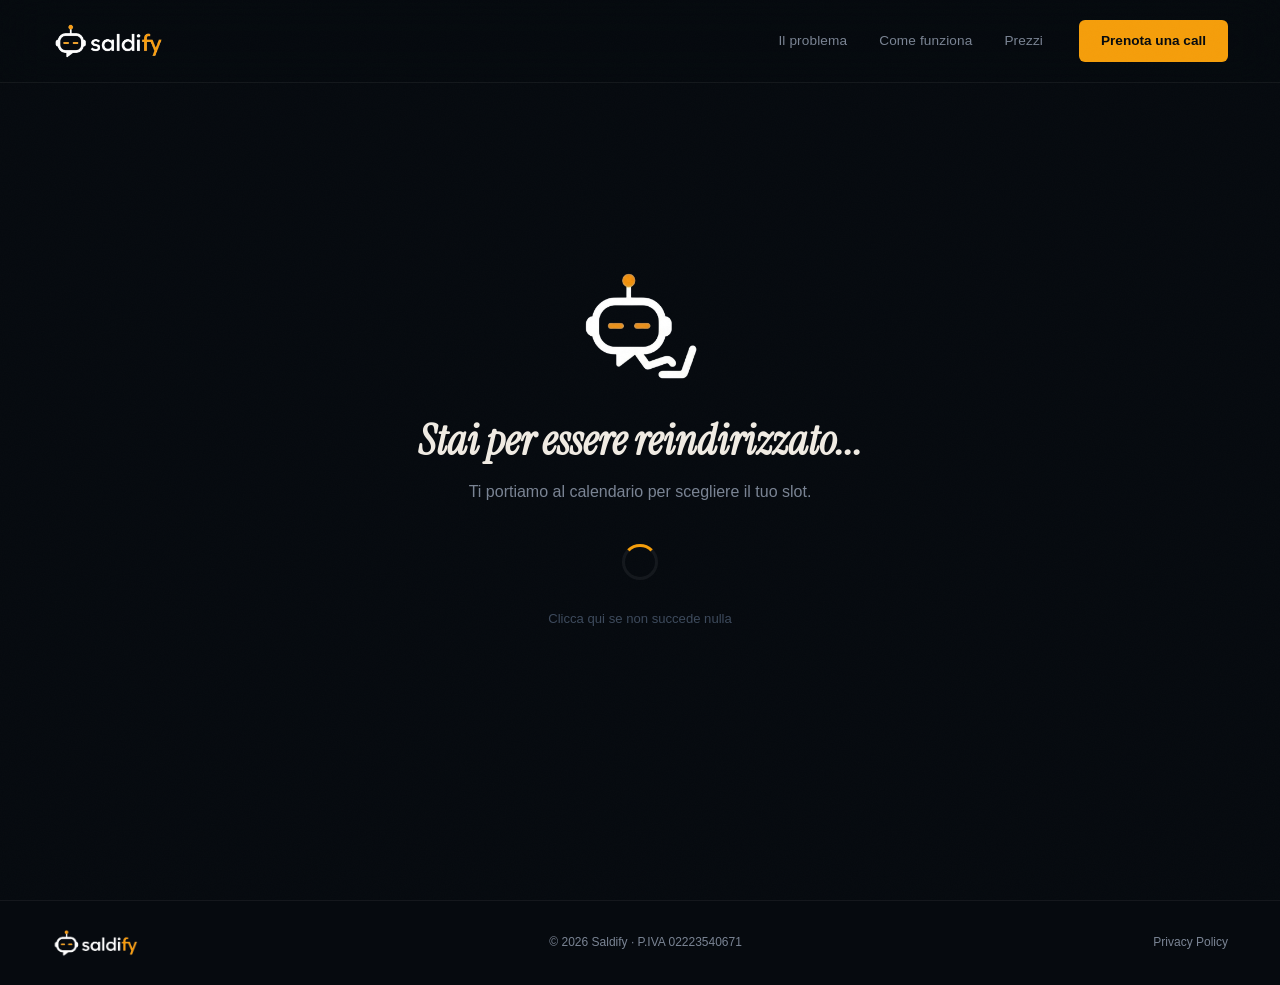
<file: prenota.html>
<!DOCTYPE html>
<html lang="it">
<head>
  <meta charset="UTF-8">
  <!-- Google Tag Manager -->
  <script>(function(w,d,s,l,i){w[l]=w[l]||[];w[l].push({'gtm.start': new Date().getTime(),event:'gtm.js'});var f=d.getElementsByTagName(s)[0], j=d.createElement(s),dl=l!='dataLayer'?'&l='+l:'';j.async=true;j.src= 'https://www.googletagmanager.com/gtm.js?id='+i+dl;f.parentNode.insertBefore(j,f); })(window,document,'script','dataLayer','GTM-MG8FZCW9');</script>
  <!-- End Google Tag Manager -->
  <!-- Google tag (gtag.js) event -->
  <script>
  gtag('event', 'conversion_event_book_appointment', {
  // event_parameters
  });
  </script>
  <meta name="viewport" content="width=device-width, initial-scale=1.0">
  <title>Prenota — Saldify</title>

  <!-- Favicon -->
  <link rel="icon" type="image/jpeg" href="/favicon.jpeg">

  <!-- Google Fonts: Instrument Serif -->
  <link rel="preconnect" href="https://fonts.googleapis.com">
  <link rel="preconnect" href="https://fonts.gstatic.com" crossorigin>
  <link href="https://fonts.googleapis.com/css2?family=Instrument+Serif:ital@0;1&display=swap" rel="stylesheet">

  <!-- Fontshare: Cabinet Grotesk -->
  <link href="https://api.fontshare.com/v2/css?f[]=cabinet-grotesk@400,500,700,800&display=swap" rel="stylesheet">

  <link rel="stylesheet" href="style.css">

  <style>
    .redirect-page {
      min-height: 100vh;
      display: flex;
      flex-direction: column;
      align-items: center;
      justify-content: center;
      text-align: center;
      padding: 40px 20px;
    }

    .redirect-robot {
      width: 120px;
      animation: float 3s ease-in-out infinite;
      margin-bottom: 36px;
    }

    @keyframes float {
      0%, 100% { transform: translateY(0); }
      50% { transform: translateY(-12px); }
    }

    .redirect-title {
      font-family: var(--font-serif);
      font-size: clamp(1.8rem, 4vw, 2.6rem);
      color: var(--text);
      margin-bottom: 14px;
      font-style: italic;
    }

    .redirect-sub {
      font-family: var(--font-sans);
      font-size: 1rem;
      color: var(--muted);
      margin-bottom: 40px;
    }

    .redirect-spinner {
      width: 36px;
      height: 36px;
      border: 3px solid var(--border);
      border-top-color: var(--amber);
      border-radius: 50%;
      animation: spin 0.8s linear infinite;
      margin-bottom: 28px;
    }

    @keyframes spin {
      to { transform: rotate(360deg); }
    }

    .redirect-fallback {
      font-family: var(--font-sans);
      font-size: 0.82rem;
      color: var(--subtle);
      transition: color 0.2s ease;
    }

    .redirect-fallback:hover {
      color: var(--amber);
    }
  </style>
</head>
<body>
  <!-- Google Tag Manager (noscript) -->
  <noscript><iframe src="https://www.googletagmanager.com/ns.html?id=GTM-MG8FZCW9" height="0" width="0" style="display:none;visibility:hidden"></iframe></noscript>
  <!-- End Google Tag Manager (noscript) -->

  <!-- ======== NAVBAR ======== -->
  <nav class="navbar" id="navbar">
    <a href="/" class="nav-logo"><img src="logo.png" alt="Saldify" height="36" width="auto"></a>
    <div class="nav-right">
      <div class="nav-links">
        <a href="/#problema">Il problema</a>
        <a href="/#come-funziona">Come funziona</a>
        <a href="/#prezzi">Prezzi</a>
      </div>
      <a href="/prenota" class="abtn">Prenota una call</a>
    </div>
  </nav>

  <!-- ======== REDIRECT CONTENT ======== -->
  <div class="redirect-page">
    <img src="robot-working.png" alt="Saldify Robot" class="redirect-robot">
    <h1 class="redirect-title">Stai per essere reindirizzato...</h1>
    <p class="redirect-sub">Ti portiamo al calendario per scegliere il tuo slot.</p>
    <div class="redirect-spinner"></div>
    <a href="https://calendar.app.google/Rqw3FUAp31Med1ZE8" class="redirect-fallback">Clicca qui se non succede nulla</a>
  </div>

  <!-- ======== FOOTER ======== -->
  <footer class="footer">
    <a href="/" class="footer-logo"><img src="logo.png" alt="Saldify" height="28" width="auto"></a>
    <span class="footer-copy">© 2026 Saldify · P.IVA 02223540671</span>
    <div class="footer-links">
      <a href="#">Privacy Policy</a>
    </div>
  </footer>

  <script>
    setTimeout(function() {
      window.location.href = 'https://calendar.app.google/Rqw3FUAp31Med1ZE8';
    }, 1500);
  </script>

</body>
</html>
</file>
<file: style.css>
/* ============================================
   DESIGN SYSTEM — Saldify
   ============================================ */

:root {
  /* Backgrounds */
  --bg:        #060A0F;
  --s1:        #0D1117;
  --s2:        #131B26;
  --s3:        #1A2333;

  /* Accent — Amber */
  --amber:     #F59E0B;
  --amber-2:   #D97706;
  --amber-dim: rgba(245, 158, 11, 0.12);
  --amber-xs:  rgba(245, 158, 11, 0.06);

  /* Typography */
  --text:      #F0EBE3;
  --muted:     #7A8494;
  --subtle:    #3D4A5C;

  /* Borders */
  --border:    rgba(255, 255, 255, 0.06);
  --border-a:  rgba(245, 158, 11, 0.2);

  /* Font Families */
  --font-serif:    'Instrument Serif', serif;
  --font-sans:     'Cabinet Grotesk', sans-serif;
}

/* ============================================
   CSS RESET
   ============================================ */

*, *::before, *::after {
  margin: 0;
  padding: 0;
  box-sizing: border-box;
}

html {
  scroll-behavior: smooth;
  -webkit-text-size-adjust: 100%;
  -moz-text-size-adjust: 100%;
  text-size-adjust: 100%;
}

body {
  min-height: 100vh;
  line-height: 1.6;
  -webkit-font-smoothing: antialiased;
  -moz-osx-font-smoothing: grayscale;
  text-rendering: optimizeLegibility;
  font-family: var(--font-sans);
  font-weight: 400;
  color: var(--text);
  background-color: var(--bg);
  overflow-x: hidden;
  position: relative;
}

img, picture, video, canvas, svg {
  display: block;
  max-width: 100%;
}

input, button, textarea, select {
  font: inherit;
  color: inherit;
}

a {
  color: inherit;
  text-decoration: none;
}

ul, ol {
  list-style: none;
}

h1, h2, h3, h4, h5, h6 {
  overflow-wrap: break-word;
  line-height: 1.1;
}

p {
  overflow-wrap: break-word;
}

table {
  border-collapse: collapse;
  border-spacing: 0;
}

/* ============================================
   GRAIN OVERLAY
   ============================================ */

body::before {
  content: '';
  position: fixed;
  inset: 0;
  z-index: 9999;
  pointer-events: none;
  opacity: 0.018;
  background-image: url("data:image/svg+xml,%3Csvg viewBox='0 0 256 256' xmlns='http://www.w3.org/2000/svg'%3E%3Cfilter id='noise'%3E%3CfeTurbulence type='fractalNoise' baseFrequency='0.85' numOctaves='4' stitchTiles='stitch'/%3E%3C/filter%3E%3Crect width='100%25' height='100%25' filter='url(%23noise)'/%3E%3C/svg%3E");
  background-repeat: repeat;
  background-size: 256px 256px;
}

/* ============================================
   NAVBAR
   ============================================ */

.navbar {
  position: fixed;
  top: 0;
  left: 0;
  right: 0;
  z-index: 1000;
  display: flex;
  align-items: center;
  justify-content: space-between;
  padding: 20px 52px;
  background: rgba(6, 10, 15, 0.7);
  -webkit-backdrop-filter: blur(24px);
  backdrop-filter: blur(24px);
  border-bottom: 1px solid var(--border);
}

.nav-logo {
  font-family: var(--font-serif);
  font-size: 1.6rem;
  font-weight: 400;
  color: var(--text);
  line-height: 1;
  cursor: pointer;
}

.nav-logo .ify {
  font-style: italic;
  color: var(--amber);
}

.nav-right {
  display: flex;
  align-items: center;
  gap: 36px;
}

.nav-links {
  display: flex;
  align-items: center;
  gap: 32px;
}

.nav-links a {
  font-family: var(--font-sans);
  font-size: 0.85rem;
  font-weight: 500;
  color: var(--muted);
  transition: color 0.25s ease;
  letter-spacing: 0.01em;
}

.nav-links a:hover {
  color: var(--text);
}

/* ============================================
   BUTTONS — .abtn (Amber) & .gbtn (Ghost)
   ============================================ */

.abtn,
.gbtn {
  display: inline-flex;
  align-items: center;
  justify-content: center;
  gap: 8px;
  font-family: var(--font-sans);
  font-size: 0.85rem;
  font-weight: 800;
  padding: 10px 22px;
  border-radius: 6px;
  border: none;
  cursor: pointer;
  transition: all 0.25s ease;
  white-space: nowrap;
  position: relative;
  overflow: hidden;
}

/* — Amber button — */
.abtn {
  background: var(--amber);
  color: #060A0F;
}

.abtn::after {
  content: '';
  position: absolute;
  top: 0;
  left: -100%;
  width: 100%;
  height: 100%;
  background: linear-gradient(
    90deg,
    transparent 0%,
    rgba(255, 255, 255, 0.25) 50%,
    transparent 100%
  );
  animation: shimmer 2.8s ease-in-out infinite;
}

@keyframes shimmer {
  0%   { left: -100%; }
  100% { left: 100%; }
}

.abtn:hover {
  box-shadow: 0 0 20px rgba(245, 158, 11, 0.35), 0 0 60px rgba(245, 158, 11, 0.12);
  transform: translateY(-1px);
}

.abtn:active {
  transform: translateY(0);
}

/* — Ghost button — */
.gbtn {
  background: transparent;
  color: var(--muted);
  border: 1px solid var(--border);
  font-weight: 500;
}

.gbtn:hover {
  border-color: var(--subtle);
  color: var(--text);
}

.gbtn:active {
  transform: translateY(0);
}

/* — Large variant (hero size) — */
.abtn.lg,
.gbtn.lg {
  font-size: 0.95rem;
  padding: 14px 32px;
  border-radius: 8px;
}

/* ============================================
   HERO SECTION
   ============================================ */

.hero {
  position: relative;
  min-height: 100vh;
  display: flex;
  flex-direction: column;
  align-items: center;
  justify-content: center;
  padding: 130px 52px 90px;
  text-align: center;
  overflow: hidden;
}

/* — Ambient orbs — */
.hero-orb {
  position: absolute;
  border-radius: 50%;
  filter: blur(100px);
  pointer-events: none;
  z-index: 0;
}

.hero-orb--1 {
  width: 600px;
  height: 600px;
  top: -15%;
  left: -10%;
  background: radial-gradient(circle, rgba(245, 158, 11, 0.10) 0%, transparent 70%);
  animation: drift1 12s ease-in-out infinite;
}

.hero-orb--2 {
  width: 500px;
  height: 500px;
  bottom: -10%;
  right: -8%;
  background: radial-gradient(circle, rgba(245, 158, 11, 0.07) 0%, transparent 70%);
  animation: drift2 12s ease-in-out infinite;
}

@keyframes drift1 {
  0%, 100% { transform: translate(0, 0); }
  50%      { transform: translate(40px, 30px); }
}

@keyframes drift2 {
  0%, 100% { transform: translate(0, 0); }
  50%      { transform: translate(-35px, -25px); }
}

/* — Grid background — */
.hero-grid {
  position: absolute;
  inset: 0;
  z-index: 0;
  pointer-events: none;
  background-image:
    linear-gradient(rgba(245, 158, 11, 0.04) 1px, transparent 1px),
    linear-gradient(90deg, rgba(245, 158, 11, 0.04) 1px, transparent 1px);
  background-size: 72px 72px;
  -webkit-mask-image: radial-gradient(ellipse 60% 50% at 50% 40%, black 20%, transparent 100%);
  mask-image: radial-gradient(ellipse 60% 50% at 50% 40%, black 20%, transparent 100%);
}

/* — Particles container — */
.hero-particles {
  position: absolute;
  inset: 0;
  z-index: 0;
  pointer-events: none;
  overflow: hidden;
}

.hero-particle {
  position: absolute;
  width: 3px;
  height: 3px;
  border-radius: 50%;
  background: var(--amber);
  opacity: 0;
  animation: twinkle var(--dur) ease-in-out var(--delay) infinite;
}

@keyframes twinkle {
  0%, 100% { opacity: 0; }
  50%      { opacity: 0.35; }
}

/* — Hero content — */
.hero-content {
  position: relative;
  z-index: 1;
  display: flex;
  flex-direction: column;
  align-items: center;
  gap: 0;
}

/* Badge */
.hero-badge {
  display: inline-flex;
  align-items: center;
  gap: 10px;
  padding: 8px 20px 8px 14px;
  border-radius: 100px;
  border: 1px solid var(--border-a);
  background: var(--amber-xs);
  font-size: 0.78rem;
  font-weight: 500;
  color: var(--amber);
  letter-spacing: 0.02em;
  margin-bottom: 36px;
  animation: fadeUp 0.7s ease both;
  animation-delay: 0s;
}

.hero-badge-dot {
  width: 7px;
  height: 7px;
  border-radius: 50%;
  background: var(--amber);
  animation: pulse 2s ease-in-out infinite;
  flex-shrink: 0;
}

@keyframes pulse {
  0%, 100% { opacity: 1; box-shadow: 0 0 0 0 rgba(245, 158, 11, 0.4); }
  50%      { opacity: 0.6; box-shadow: 0 0 0 6px rgba(245, 158, 11, 0); }
}

/* H1 */
.hero h1 {
  font-family: var(--font-serif);
  font-size: clamp(3rem, 6.5vw, 5.8rem);
  font-weight: 400;
  line-height: 1.05;
  color: var(--text);
  margin-bottom: 28px;
  animation: fadeUp 0.7s ease both;
  animation-delay: 0.1s;
}

.hero h1 .accent {
  font-style: italic;
  color: var(--amber);
}

/* Subtitle */
.hero-sub {
  font-size: clamp(1rem, 1.8vw, 1.2rem);
  color: var(--muted);
  max-width: 540px;
  line-height: 1.7;
  margin-bottom: 32px;
  animation: fadeUp 0.7s ease both;
  animation-delay: 0.2s;
}

/* CTA group */
.hero-cta {
  display: flex;
  align-items: center;
  gap: 16px;
  margin-bottom: 16px;
  animation: fadeUp 0.7s ease both;
  animation-delay: 0.3s;
}

/* Micro-copy */
.hero-micro {
  font-size: 0.78rem;
  color: var(--subtle);
  letter-spacing: 0.02em;
  animation: fadeUp 0.7s ease both;
  animation-delay: 0.4s;
}

.hero-micro .amber {
  color: var(--amber);
}

/* — fadeUp keyframe — */
@keyframes fadeUp {
  from {
    opacity: 0;
    transform: translateY(18px);
  }
  to {
    opacity: 1;
    transform: translateY(0);
  }
}

/* ============================================
   SCROLL REVEAL (.rv)
   ============================================ */

.rv {
  opacity: 0;
  transform: translateY(22px);
  transition: opacity 0.65s ease, transform 0.65s ease;
}

.rv.in {
  opacity: 1;
  transform: translateY(0);
}

/* ============================================
   PROOF BAR
   ============================================ */

.proof-bar {
  position: relative;
  z-index: 1;
  display: flex;
  align-items: center;
  justify-content: center;
  gap: 0;
  padding: 48px 52px 56px;
  border-top: 1px solid var(--border);
  max-width: 1120px;
  margin: 0 auto;
  animation: fadeUp 0.7s ease both;
  animation-delay: 0.4s;
}

.proof-stat {
  flex: 1;
  display: flex;
  flex-direction: column;
  align-items: center;
  text-align: center;
  padding: 0 24px;
  border-right: 1px solid var(--border);
}

.proof-stat:last-child {
  border-right: none;
}

.proof-stat .num {
  font-family: var(--font-serif);
  font-style: italic;
  font-size: 2rem;
  color: var(--amber);
  line-height: 1.2;
  margin-bottom: 6px;
}

.proof-stat .label {
  font-family: var(--font-sans);
  font-size: 0.73rem;
  color: var(--muted);
  letter-spacing: 0.01em;
  line-height: 1.5;
}

/* ============================================
   PROBLEM SECTION
   ============================================ */

.section {
  padding: 104px 52px;
}

.section-inner {
  max-width: 1120px;
  margin: 0 auto;
}

.section-tag {
  font-family: var(--font-sans);
  font-size: 0.73rem;
  font-weight: 700;
  text-transform: uppercase;
  letter-spacing: 3px;
  color: var(--amber);
  margin-bottom: 20px;
}

.section-h2 {
  font-family: var(--font-serif);
  font-size: clamp(2rem, 4vw, 3.2rem);
  font-weight: 400;
  color: var(--text);
  line-height: 1.12;
  margin-bottom: 48px;
  max-width: 680px;
}

.section-h2 .accent {
  font-style: italic;
  color: var(--amber);
}

/* Callout box */
.callout {
  display: flex;
  align-items: center;
  gap: 32px;
  background: var(--s2);
  border: 1px solid var(--border-a);
  border-radius: 14px;
  padding: 28px 32px;
  margin-bottom: 48px;
}

.callout-num {
  font-family: var(--font-serif);
  font-size: 4rem;
  font-style: italic;
  color: var(--amber);
  line-height: 1;
  flex-shrink: 0;
}

.callout-num sup {
  font-size: 1.6rem;
  vertical-align: super;
  font-style: normal;
  opacity: 0.8;
}

.callout-text {
  font-size: 0.95rem;
  color: var(--muted);
  line-height: 1.7;
}

.callout-text strong {
  color: var(--text);
  font-weight: 700;
}

/* Problem cards grid */
.problem-grid {
  display: grid;
  grid-template-columns: repeat(2, 1fr);
  gap: 20px;
}

.problem-card {
  background: var(--s1);
  border: 1px solid var(--border);
  border-radius: 14px;
  padding: 28px 28px 24px;
  transition: all 0.3s ease;
}

.problem-card:hover {
  border-color: var(--border-a);
  transform: translateY(-2px);
}

.problem-card .emoji {
  font-size: 1.6rem;
  margin-bottom: 14px;
}

.problem-card .card-title {
  font-family: var(--font-sans);
  font-size: 1rem;
  font-weight: 700;
  color: var(--text);
  margin-bottom: 8px;
}

.problem-card .card-text {
  font-size: 0.85rem;
  color: var(--muted);
  line-height: 1.65;
}

/* ============================================
   COME FUNZIONA — Bento Grid
   ============================================ */

.bento-grid {
  display: grid;
  grid-template-columns: 1fr 1fr;
  gap: 12px;
}

.bento-card {
  background: var(--s1);
  border: 1px solid var(--border);
  border-radius: 16px;
  padding: 30px;
  transition: all 0.3s ease;
}

.bento-card:hover {
  border-color: var(--border-a);
}

.bento-card.wide {
  grid-column: span 2;
}

.bento-card .emoji {
  font-size: 1.6rem;
  margin-bottom: 16px;
}

.bento-card .card-title {
  font-family: var(--font-sans);
  font-size: 1rem;
  font-weight: 700;
  color: var(--text);
  margin-bottom: 10px;
}

.bento-card .card-text {
  font-size: 0.88rem;
  color: var(--muted);
  line-height: 1.7;
}

/* Zero-login badge */
.zero-login-badge {
  display: inline-flex;
  align-items: center;
  gap: 8px;
  margin-top: 18px;
  padding: 8px 18px;
  border-radius: 100px;
  border: 1px solid var(--border-a);
  background: var(--amber-xs);
  font-size: 0.75rem;
  font-weight: 500;
  color: var(--amber);
  letter-spacing: 0.02em;
}

/* Privacy badge (GDPR) */
.privacy-badge {
  display: inline-flex;
  align-items: center;
  gap: 6px;
  margin-top: 16px;
  padding: 6px 12px;
  border-radius: 6px;
  background: rgba(16, 185, 129, 0.08);
  border: 1px solid rgba(16, 185, 129, 0.2);
  color: #10B981;
  font-size: 0.72rem;
  font-weight: 500;
  letter-spacing: 0.01em;
}

.privacy-badge svg {
  flex-shrink: 0;
}

/* Dunning steps */
.dunning-steps {
  display: grid;
  grid-template-columns: repeat(4, 1fr);
  gap: 20px;
  margin-top: 20px;
}

.dunning-step {
  display: flex;
  flex-direction: column;
  gap: 8px;
}

.dunning-dot {
  width: 10px;
  height: 10px;
  border-radius: 50%;
  flex-shrink: 0;
}

.dunning-dot.green  { background: #10B981; box-shadow: 0 0 8px rgba(16, 185, 129, 0.3); }
.dunning-dot.yellow { background: #F59E0B; box-shadow: 0 0 8px rgba(245, 158, 11, 0.3); }
.dunning-dot.orange { background: #F97316; box-shadow: 0 0 8px rgba(249, 115, 22, 0.3); }
.dunning-dot.red    { background: #EF4444; box-shadow: 0 0 8px rgba(239, 68, 68, 0.3); }

.dunning-step .step-title {
  font-family: var(--font-sans);
  font-size: 0.88rem;
  font-weight: 700;
  color: var(--text);
  line-height: 1.3;
}

.dunning-step .step-text {
  font-size: 0.8rem;
  color: var(--muted);
  line-height: 1.6;
}

/* Dunning list — vertical layout */
.dunning-list {
  display: flex;
  flex-direction: column;
  gap: 0;
  margin-top: 20px;
}

.dunning-row {
  display: flex;
  align-items: flex-start;
  gap: 16px;
  padding: 20px 0;
  border-bottom: 1px solid var(--border);
}

.dunning-row:last-child {
  border-bottom: none;
  padding-bottom: 0;
}

.dunning-row:first-child {
  padding-top: 0;
}

.dunning-row .dunning-dot {
  margin-top: 5px;
}

.dunning-row-content {
  flex: 1;
}

.dunning-row-content .step-title {
  font-family: var(--font-sans);
  font-size: 0.88rem;
  font-weight: 700;
  color: var(--text);
  line-height: 1.3;
  margin-bottom: 4px;
}

.dunning-row-content .step-text {
  font-size: 0.82rem;
  color: var(--muted);
  line-height: 1.6;
}

/* ============================================
   EMAIL MOCKUP SECTION
   ============================================ */

.mockup-section {
  padding: 80px 52px;
}

.mockup-inner {
  max-width: 1120px;
  margin: 0 auto;
}

.email-box {
  background: var(--s2);
  border: 1px solid var(--border);
  border-radius: 18px;
  overflow: hidden;
  box-shadow:
    0 48px 96px rgba(0, 0, 0, 0.6),
    0 0 0 1px rgba(245, 158, 11, 0.08);
  margin-top: 48px;
}

/* Chrome bar */
.email-chrome {
  display: flex;
  align-items: center;
  gap: 8px;
  padding: 14px 20px;
  background: var(--s3);
  border-bottom: 1px solid var(--border);
}

.chrome-dot {
  width: 12px;
  height: 12px;
  border-radius: 50%;
}

.chrome-dot.red    { background: #FF5F57; }
.chrome-dot.yellow { background: #FEBC2E; }
.chrome-dot.green  { background: #28C840; }

.chrome-label {
  margin-left: 12px;
  font-size: 0.73rem;
  color: var(--subtle);
  letter-spacing: 0.02em;
}

/* Email body */
.email-body {
  padding: 32px 36px 28px;
}

.email-meta {
  margin-bottom: 24px;
}

.email-meta p {
  font-size: 0.78rem;
  color: var(--muted);
  line-height: 1.8;
}

.email-meta span {
  color: var(--subtle);
  font-weight: 500;
}

.email-meta .subject {
  color: var(--text);
  font-weight: 700;
}

/* Email content */
.email-content {
  border-left: 2px solid var(--amber);
  padding-left: 16px;
  margin-bottom: 28px;
}

.email-content p {
  font-size: 0.88rem;
  color: var(--muted);
  line-height: 1.8;
  margin-bottom: 14px;
}

.email-content p:last-child {
  margin-bottom: 0;
}

.email-content strong {
  color: var(--text);
  font-weight: 700;
}

.email-content .greeting {
  color: var(--text);
}

/* AI Chip */
.ai-chip {
  display: inline-flex;
  align-items: center;
  gap: 8px;
  padding: 8px 18px;
  border-radius: 100px;
  border: 1px solid var(--border-a);
  background: var(--amber-xs);
  font-size: 0.68rem;
  font-weight: 700;
  color: var(--amber);
  letter-spacing: 0.08em;
  text-transform: uppercase;
}

/* ============================================
   PRICING SECTION
   ============================================ */

.pricing-section {
  background: var(--s1);
  padding: 104px 52px;
}

.pricing-inner {
  max-width: 1100px;
  margin: 0 auto;
}

/* Comparison table */
.compare-table {
  width: 100%;
  border-radius: 12px;
  overflow: hidden;
  border: 1px solid var(--border);
  margin-bottom: 56px;
  border-collapse: separate;
  border-spacing: 0;
}

.compare-table thead th {
  background: var(--s2);
  padding: 18px 20px;
  font-family: var(--font-sans);
  font-size: 0.82rem;
  font-weight: 700;
  color: var(--muted);
  text-align: left;
  border-bottom: 1px solid var(--border);
}

.compare-table thead th:first-child {
  color: var(--subtle);
  font-weight: 500;
}

.compare-table thead th.amber-col {
  color: var(--amber);
}

.compare-table tbody td {
  padding: 14px 20px;
  font-size: 0.82rem;
  color: var(--muted);
  border-bottom: 1px solid var(--border);
  vertical-align: middle;
}

.compare-table tbody tr:last-child td {
  border-bottom: none;
}

.compare-table tbody td:first-child {
  font-weight: 500;
  color: var(--text);
}

.compare-table .neg {
  color: #EF4444;
}

.compare-table .pos {
  color: var(--amber);
  font-weight: 700;
}

/* Billing toggle */
.billing-toggle {
  display: flex;
  align-items: center;
  justify-content: center;
  gap: 14px;
  margin-bottom: 36px;
}

.billing-label {
  font-family: var(--font-sans);
  font-size: 0.88rem;
  font-weight: 500;
  color: var(--subtle);
  transition: color 0.25s ease;
  cursor: pointer;
}

.billing-label.active {
  color: var(--text);
  font-weight: 700;
}

.toggle-switch {
  position: relative;
  display: inline-block;
  width: 44px;
  height: 24px;
  cursor: pointer;
}

.toggle-switch input {
  opacity: 0;
  width: 0;
  height: 0;
}

.toggle-slider {
  position: absolute;
  top: 0; left: 0; right: 0; bottom: 0;
  background: var(--s3);
  border: 1px solid var(--border);
  border-radius: 24px;
  transition: all 0.3s ease;
}

.toggle-slider::before {
  content: '';
  position: absolute;
  height: 18px;
  width: 18px;
  left: 2px;
  bottom: 2px;
  background: var(--muted);
  border-radius: 50%;
  transition: all 0.3s ease;
}

.toggle-switch input:checked + .toggle-slider {
  background: var(--amber);
  border-color: var(--amber);
}

.toggle-switch input:checked + .toggle-slider::before {
  transform: translateX(20px);
  background: #060A0F;
}

.billing-save {
  font-family: var(--font-sans);
  font-size: 0.72rem;
  font-weight: 800;
  color: #060A0F;
  background: var(--amber);
  padding: 3px 8px;
  border-radius: 100px;
  letter-spacing: 0.02em;
}

.price-value {
  transition: all 0.25s ease;
}

/* Pricing cards grid */
.pricing-grid {
  display: grid;
  grid-template-columns: 1fr 1.06fr 1fr;
  gap: 12px;
  margin-bottom: 40px;
}

.price-card {
  background: var(--s2);
  border: 1px solid var(--border);
  border-radius: 14px;
  padding: 32px 28px 28px;
  display: flex;
  flex-direction: column;
  position: relative;
}

/* Featured card — border beam */
@property --a {
  syntax: '<angle>';
  initial-value: 0deg;
  inherits: false;
}

.price-card.feat {
  border-radius: 18px;
  border: none;
  padding: 0;
  background: none;
  overflow: visible;
}

.price-card.feat .card-glow {
  position: absolute;
  inset: -1px;
  border-radius: 18px;
  background: conic-gradient(from var(--a), transparent 0%, var(--amber) 10%, transparent 20%);
  animation: beam-spin 4s linear infinite;
  z-index: 0;
}

@keyframes beam-spin {
  to { --a: 360deg; }
}

.price-card.feat .card-inner {
  position: relative;
  z-index: 1;
  background: var(--s2);
  border-radius: 17px;
  padding: 32px 28px 28px;
  display: flex;
  flex-direction: column;
  height: 100%;
}

/* Badge "più scelto" */
.price-badge {
  position: absolute;
  top: -12px;
  left: 50%;
  transform: translateX(-50%);
  z-index: 2;
  background: var(--amber);
  color: #060A0F;
  font-family: var(--font-sans);
  font-size: 0.65rem;
  font-weight: 800;
  letter-spacing: 0.1em;
  text-transform: uppercase;
  padding: 5px 16px;
  border-radius: 100px;
  white-space: nowrap;
}

.price-card .plan-name {
  font-family: var(--font-sans);
  font-size: 0.78rem;
  font-weight: 700;
  text-transform: uppercase;
  letter-spacing: 0.08em;
  color: var(--muted);
  margin-bottom: 12px;
}

.price-card .plan-price {
  font-family: var(--font-serif);
  font-size: 2.8rem;
  font-style: italic;
  color: var(--text);
  line-height: 1;
  margin-bottom: 4px;
}

.price-card .plan-price span {
  font-family: var(--font-sans);
  font-size: 0.85rem;
  font-style: normal;
  color: var(--muted);
  font-weight: 400;
}

.price-card .plan-price .price-value {
  font-family: var(--font-serif);
  font-size: 2.8rem;
  font-style: italic;
  color: var(--text);
  font-weight: 400;
}

.price-card .plan-setup {
  font-size: 0.73rem;
  color: var(--subtle);
  margin-bottom: 24px;
}

/* Features list */
.price-features {
  flex: 1;
  display: flex;
  flex-direction: column;
  gap: 10px;
  margin-bottom: 24px;
}

.price-features li {
  display: flex;
  align-items: flex-start;
  gap: 10px;
  font-size: 0.82rem;
  color: var(--muted);
  line-height: 1.5;
}

.price-features .check {
  color: var(--amber);
  font-weight: 700;
  flex-shrink: 0;
  width: 16px;
}

.price-features .cross {
  color: var(--subtle);
  font-weight: 700;
  flex-shrink: 0;
  width: 16px;
}

.price-card .plan-cta {
  margin-top: auto;
}

/* Guarantee box */
.guarantee-box {
  display: flex;
  align-items: center;
  gap: 16px;
  padding: 20px 28px;
  border: 1px solid var(--border-a);
  border-radius: 12px;
  background: var(--amber-xs);
  margin-bottom: 20px;
}

.guarantee-box .guarantee-icon {
  font-size: 1.6rem;
  flex-shrink: 0;
}

.guarantee-box .guarantee-text {
  font-size: 0.85rem;
  color: var(--muted);
  line-height: 1.6;
}

.guarantee-box .guarantee-text strong {
  color: var(--amber);
  font-weight: 700;
}

/* Urgency note */
.urgency-note {
  text-align: center;
  font-size: 0.85rem;
  color: var(--amber);
  font-weight: 500;
  letter-spacing: 0.01em;
}

/* Promo badge (Pro card) */
.promo-badge {
  display: block;
  width: fit-content;
  margin: 12px auto 0 auto;
  text-align: center;
  padding: 10px 20px;
  border-radius: 6px;
  background: rgba(245, 158, 11, 0.15);
  border: 1px solid var(--border-a);
  color: var(--amber);
  font-size: 0.82rem;
  font-weight: 700;
  letter-spacing: 0.01em;
  line-height: 1.3;
}

/* Pricing urgency banner */
.pricing-urgency {
  display: flex;
  align-items: center;
  justify-content: center;
  gap: 12px;
  text-align: center;
  margin-top: 32px;
  margin-bottom: 40px;
  padding: 16px 28px;
  border-radius: 12px;
  background: rgba(245, 158, 11, 0.12);
  border: 1px solid var(--border-a);
}

.pricing-urgency .urgency-icon {
  font-size: 1.3rem;
  flex-shrink: 0;
}

.pricing-urgency p {
  font-size: 0.9rem;
  color: var(--amber);
  line-height: 1.5;
  font-weight: 500;
}

.pricing-urgency p strong {
  color: var(--amber);
  font-weight: 800;
  font-size: 0.95rem;
}

/* ============================================
   FOUNDER SECTION
   ============================================ */

.founder-section {
  padding: 104px 52px;
}

.founder-inner {
  max-width: 780px;
  margin: 0 auto;
}

.founder-card {
  display: flex;
  align-items: flex-start;
  gap: 32px;
  background: var(--s1);
  border: 1px solid var(--border);
  border-radius: 18px;
  padding: 38px;
  margin-top: 40px;
}

.founder-avatar {
  width: 66px;
  height: 66px;
  min-width: 66px;
  border-radius: 50%;
  background: linear-gradient(135deg, var(--amber), var(--amber-2));
  display: flex;
  align-items: center;
  justify-content: center;
  font-family: var(--font-serif);
  font-style: italic;
  font-size: 1.4rem;
  color: #060A0F;
  font-weight: 400;
}

.founder-avatar.photo {
  object-fit: cover;
  padding: 0;
  border: none;
  cursor: pointer;
  transition: transform 0.3s ease, box-shadow 0.3s ease;
}

.founder-avatar.photo:hover {
  transform: scale(1.05);
  box-shadow: 0 0 15px rgba(245, 158, 11, 0.4);
}

.founder-info {
  display: flex;
  flex-direction: column;
  gap: 8px;
}

.founder-name {
  font-family: var(--font-serif);
  font-size: 1.2rem;
  color: var(--text);
  line-height: 1.2;
}

.founder-role {
  font-family: var(--font-sans);
  font-size: 0.75rem;
  font-weight: 700;
  text-transform: uppercase;
  letter-spacing: 0.08em;
  color: var(--amber);
}

.founder-quote {
  font-style: italic;
  font-size: 0.88rem;
  color: var(--muted);
  line-height: 1.75;
  margin-top: 4px;
}

/* ============================================
   FINAL CTA SECTION
   ============================================ */

.cta-section {
  position: relative;
  padding: 120px 52px;
  text-align: center;
  overflow: hidden;
}

.cta-orb {
  position: absolute;
  width: 600px;
  height: 600px;
  top: 50%;
  left: 50%;
  transform: translate(-50%, -50%);
  border-radius: 50%;
  background: radial-gradient(circle, rgba(245, 158, 11, 0.08) 0%, transparent 70%);
  filter: blur(80px);
  pointer-events: none;
  z-index: 0;
}

.cta-content {
  position: relative;
  z-index: 1;
  max-width: 680px;
  margin: 0 auto;
}

.cta-section h2 {
  font-family: var(--font-serif);
  font-size: clamp(2.4rem, 5vw, 4rem);
  font-weight: 400;
  color: var(--text);
  line-height: 1.1;
  margin-bottom: 24px;
}

.cta-section h2 .accent {
  font-style: italic;
  color: var(--amber);
}

.cta-sub {
  font-size: clamp(0.95rem, 1.5vw, 1.1rem);
  color: var(--muted);
  line-height: 1.7;
  margin-bottom: 32px;
  max-width: 520px;
  margin-left: auto;
  margin-right: auto;
}

.cta-btn-wrap {
  margin-bottom: 16px;
}

.cta-micro {
  font-size: 0.75rem;
  color: var(--subtle);
  letter-spacing: 0.02em;
}

.cta-micro .amber {
  color: var(--amber);
}

/* ============================================
   LINE ACCENT DIVIDER
   ============================================ */

.line-accent {
  height: 1px;
  border: none;
  background: linear-gradient(90deg, transparent 0%, var(--amber) 50%, transparent 100%);
  opacity: 0.18;
  max-width: 1120px;
  margin: 0 auto;
}

/* ============================================
   FOOTER
   ============================================ */

.footer {
  display: flex;
  align-items: center;
  justify-content: space-between;
  padding: 28px 52px;
  border-top: 1px solid var(--border);
}

.footer-logo {
  font-family: var(--font-serif);
  font-size: 1.1rem;
  color: var(--text);
  line-height: 1;
}

.footer-logo .ify {
  font-style: italic;
  color: var(--amber);
}

.footer-copy {
  font-size: 0.75rem;
  color: var(--muted);
}

.footer-links {
  display: flex;
  gap: 24px;
}

.footer-links a {
  font-size: 0.75rem;
  color: var(--muted);
  transition: color 0.25s ease;
}

.footer-links a:hover {
  color: var(--text);
}

/* ============================================
   RESPONSIVE — Mobile ≤ 768px
   ============================================ */

@media (max-width: 768px) {

  /* Navbar */
  .navbar {
    padding: 14px 20px;
    background: rgba(6, 10, 15, 0.98);
    -webkit-backdrop-filter: none;
    backdrop-filter: none;
  }

  .nav-links {
    display: none;
  }

  .nav-right {
    gap: 0;
  }

  /* Hero */
  .hero {
    padding: 110px 20px 60px;
    min-height: auto;
  }

  .hero h1 {
    font-size: 2.8rem;
  }

  .hero-sub {
    font-size: 1rem;
  }

  .hero-cta {
    flex-direction: column;
    width: 100%;
  }

  .hero-cta .abtn,
  .hero-cta .gbtn {
    width: 100%;
    justify-content: center;
  }

  .hero-orb--1 {
    width: 350px;
    height: 350px;
  }

  .hero-orb--2 {
    width: 300px;
    height: 300px;
  }

  /* Proof bar */
  .proof-bar {
    flex-direction: column;
    gap: 24px;
    padding: 32px 20px;
  }

  .proof-stat {
    border-right: none;
    border-bottom: 1px solid var(--border);
    padding: 0 0 20px 0;
  }

  .proof-stat:last-child {
    border-bottom: none;
    padding-bottom: 0;
  }

  /* Sections */
  .section {
    padding: 64px 20px;
  }

  .section-h2 {
    font-size: 1.8rem;
  }

  /* Problem grid */
  .problem-grid {
    grid-template-columns: 1fr;
  }

  /* Callout */
  .callout {
    flex-direction: column;
    text-align: center;
    gap: 16px;
  }

  /* Bento grid */
  .bento-grid {
    grid-template-columns: 1fr;
  }

  .bento-card.wide {
    grid-column: span 1;
  }

  /* Dunning steps */
  .dunning-steps {
    grid-template-columns: 1fr;
    gap: 16px;
  }

  /* Email mockup */
  .mockup-section {
    padding: 64px 20px;
  }

  .email-body {
    padding: 20px;
  }

  /* Pricing */
  .pricing-section {
    padding: 64px 20px;
  }

  .compare-table {
    display: block;
    overflow-x: auto;
  }

  .pricing-grid {
    grid-template-columns: 1fr;
  }

  /* Founder */
  .founder-section {
    padding: 64px 20px;
  }

  .founder-card {
    flex-direction: column;
    align-items: center;
    text-align: center;
    padding: 28px 24px;
  }

  /* CTA finale */
  .cta-section {
    padding: 80px 20px;
  }

  .cta-section h2 {
    font-size: 2.2rem;
  }

  /* Footer */
  .footer {
    flex-direction: column;
    gap: 16px;
    text-align: center;
    padding: 28px 20px;
  }

  /* Line accent */
  .line-accent {
    margin: 0 20px;
  }

  /* Buttons lg */
  .abtn.lg,
  .gbtn.lg {
    font-size: 0.88rem;
    padding: 13px 28px;
  }

  /* Robots — only keep CTA robot on mobile */
  .hero-robot {
    display: none;
  }

  .section-robot {
    display: none;
  }

  .section-header {
    margin-bottom: 32px;
  }

  .cta-robot {
    width: 110px;
  }
}

/* ============================================
   ROBOT MASCOTS
   ============================================ */

/* Nav & Footer logo as image */
.nav-logo img {
  height: 36px;
  width: auto;
  display: block;
}

.footer-logo {
  display: inline-flex;
}

.footer-logo img {
  height: 28px;
  width: auto;
  display: block;
}

/* Hero robot — float + wobble */
.hero-robot {
  position: absolute;
  bottom: 40px;
  right: 60px;
  width: 160px;
  z-index: 2;
  pointer-events: none;
  animation: robotFloat 3.5s ease-in-out infinite;
  filter: drop-shadow(0 12px 28px rgba(245, 158, 11, 0.12));
}

@keyframes robotFloat {
  0%   { transform: translateY(0) rotate(0deg); }
  25%  { transform: translateY(-10px) rotate(1.5deg); }
  50%  { transform: translateY(-14px) rotate(0deg); }
  75%  { transform: translateY(-8px) rotate(-1.5deg); }
  100% { transform: translateY(0) rotate(0deg); }
}

/* Section robots — beside heading */
.section-header {
  display: flex;
  align-items: center;
  gap: 24px;
  margin-bottom: 48px;
}

.section-header > div {
  flex: 1;
}

.section-header .section-tag {
  margin-bottom: 20px;
}

.section-header .section-h2 {
  margin-bottom: 0;
}

.section-robot {
  width: 140px;
  flex-shrink: 0;
  opacity: 0;
  transform: translateX(40px);
  transition: opacity 0.7s ease-out, transform 0.7s ease-out;
  filter: drop-shadow(0 8px 20px rgba(0, 0, 0, 0.3));
}

.section-robot.in {
  opacity: 1;
  transform: translateX(0);
  animation: robotBobble 4s ease-in-out 0.7s infinite;
}

@keyframes robotBobble {
  0%, 100% { transform: translateY(0) rotate(0deg); }
  30%      { transform: translateY(-8px) rotate(2deg); }
  70%      { transform: translateY(-4px) rotate(-1deg); }
}

/* CTA robot — pulse + glow */
.cta-robot {
  width: 180px;
  margin: 0 auto 28px;
  display: block;
  animation: robotPulse 2.2s ease-in-out infinite;
  filter: drop-shadow(0 0 24px rgba(245, 158, 11, 0.18));
}

@keyframes robotPulse {
  0%, 100% {
    transform: scale(1);
    filter: drop-shadow(0 0 24px rgba(245, 158, 11, 0.18));
  }
  50% {
    transform: scale(1.08);
    filter: drop-shadow(0 0 40px rgba(245, 158, 11, 0.3));
  }
}

/* ============================================
   WHATSAPP INLINE BUTTON
   ============================================ */
.wa-inline-btn {
  display: inline-flex;
  align-items: center;
  gap: 8px;
  padding: 10px 22px;
  border-radius: 50px;
  background: var(--amber);
  color: #060A0F;
  font-family: var(--font-sans);
  font-size: 0.85rem;
  font-weight: 600;
  text-decoration: none;
  transition: all 0.3s ease;
  margin-top: 6px;
  margin-bottom: 24px;
}

.wa-inline-btn:hover {
  background: var(--amber-2);
  transform: translateY(-2px);
  box-shadow: 0 0 20px rgba(245, 158, 11, 0.35), 0 0 60px rgba(245, 158, 11, 0.12);
}

.wa-inline-btn svg {
  flex-shrink: 0;
}

/* ============================================
   WHATSAPP FLOATING BUTTON
   ============================================ */
.wa-fab {
  position: fixed;
  bottom: 10px;
  right: 10px;
  display: flex;
  align-items: center;
  gap: 0;
  background: var(--amber);
  color: #060A0F;
  border-radius: 50px;
  padding: 14px;
  box-shadow: 0 4px 14px rgba(245, 158, 11, 0.4);
  z-index: 99;
  transition: all 0.3s ease;
  overflow: hidden;
  text-decoration: none;
}

.wa-fab:hover {
  transform: translateY(-3px);
  box-shadow: 0 6px 20px rgba(245, 158, 11, 0.5);
  padding-right: 20px;
  gap: 10px;
}

.wa-fab-text {
  font-family: var(--font-sans);
  font-size: 0.95rem;
  font-weight: 800;
  white-space: nowrap;
  max-width: 0;
  opacity: 0;
  transition: all 0.3s ease;
}

.wa-fab:hover .wa-fab-text {
  max-width: 150px;
  opacity: 1;
}

.wa-fab svg {
  flex-shrink: 0;
}

/* ============================================
   PHOTO LIGHTBOX
   ============================================ */
.photo-lightbox {
  position: fixed;
  top: 0; left: 0; right: 0; bottom: 0;
  background: rgba(3, 5, 7, 0.9);
  z-index: 9999;
  display: flex;
  align-items: center;
  justify-content: center;
  opacity: 0;
  pointer-events: none;
  transition: opacity 0.3s ease;
  backdrop-filter: blur(5px);
}

.photo-lightbox.active {
  opacity: 1;
  pointer-events: auto;
}

.lightbox-img {
  max-width: 90%;
  max-height: 90vh;
  border-radius: 12px;
  box-shadow: 0 10px 40px rgba(0, 0, 0, 0.5);
  transform: scale(0.95);
  transition: transform 0.3s ease;
  object-fit: contain;
}

.photo-lightbox.active .lightbox-img {
  transform: scale(1);
}

.lightbox-close {
  position: absolute;
  top: 20px;
  right: 30px;
  font-size: 3rem;
  color: #fff;
  cursor: pointer;
  transition: color 0.2s ease;
  font-family: var(--font-sans);
  line-height: 1;
}

.lightbox-close:hover {
  color: var(--amber);
}
</file>
